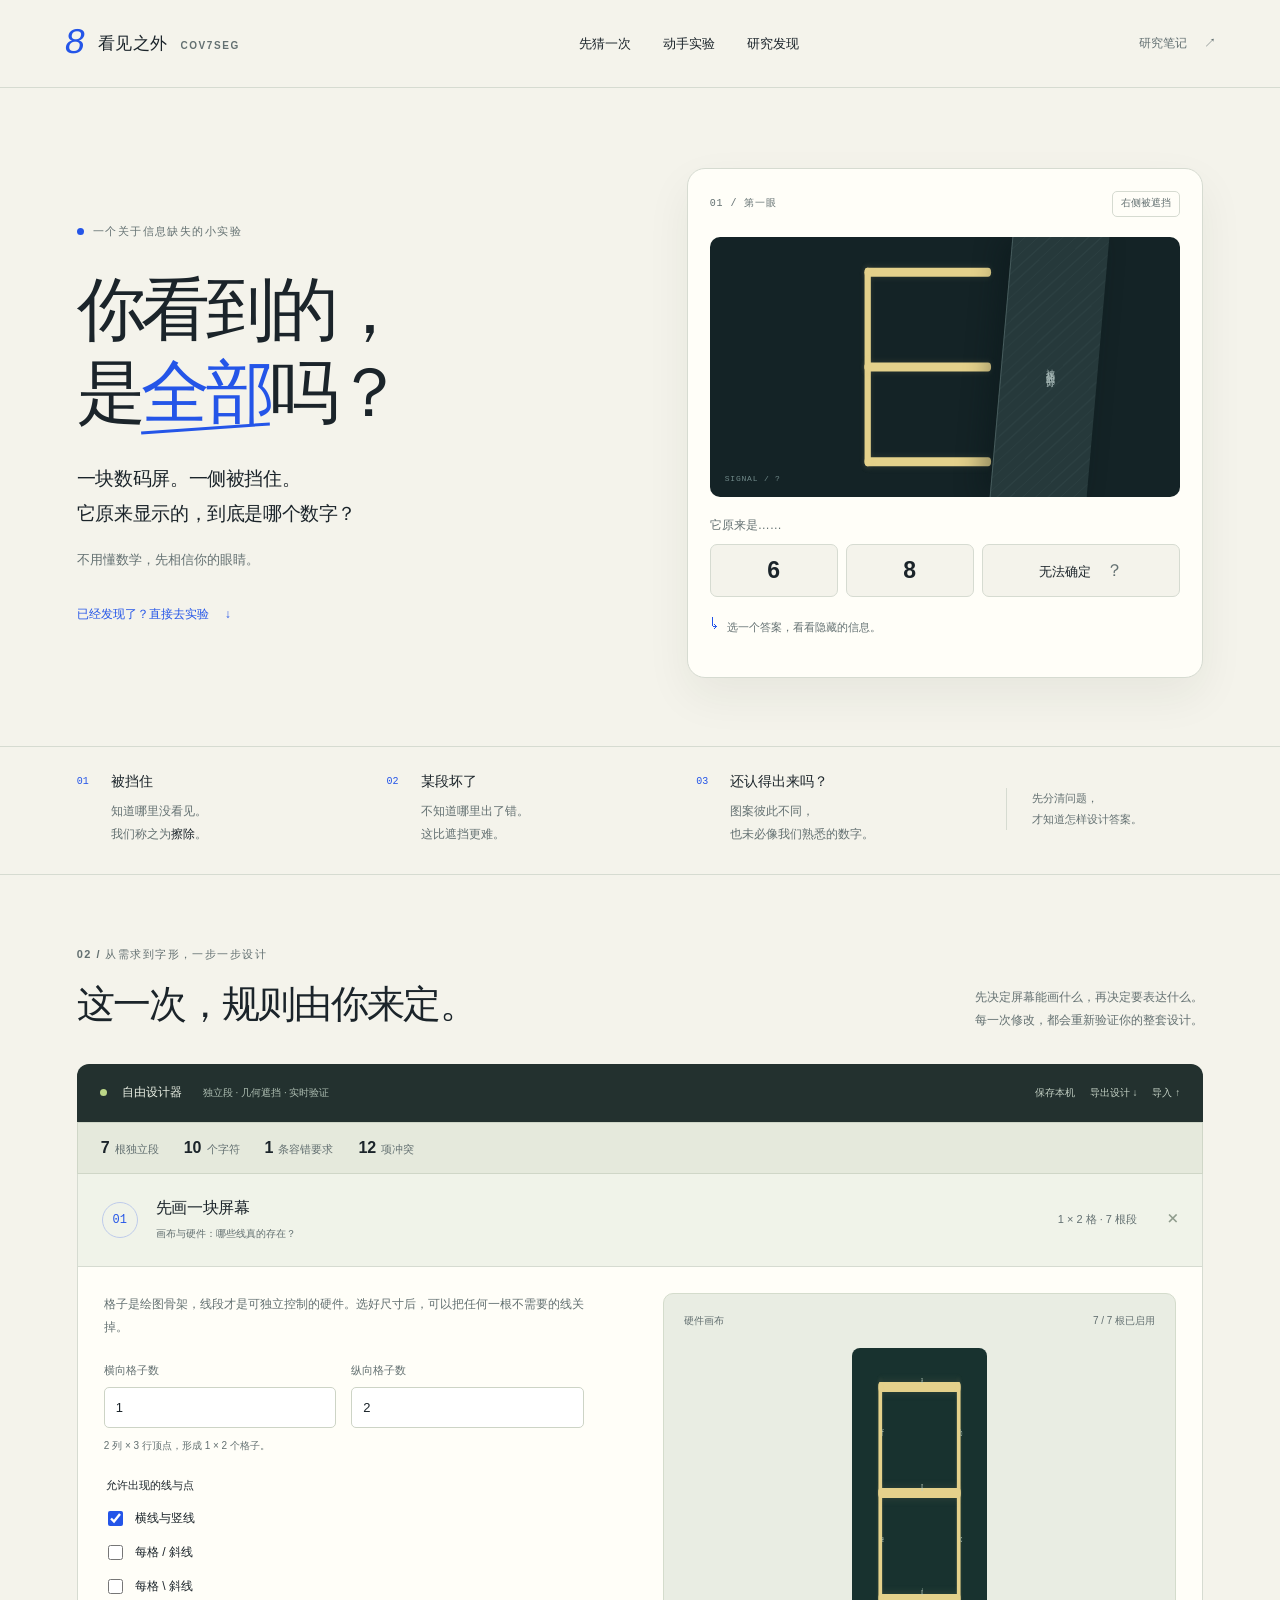
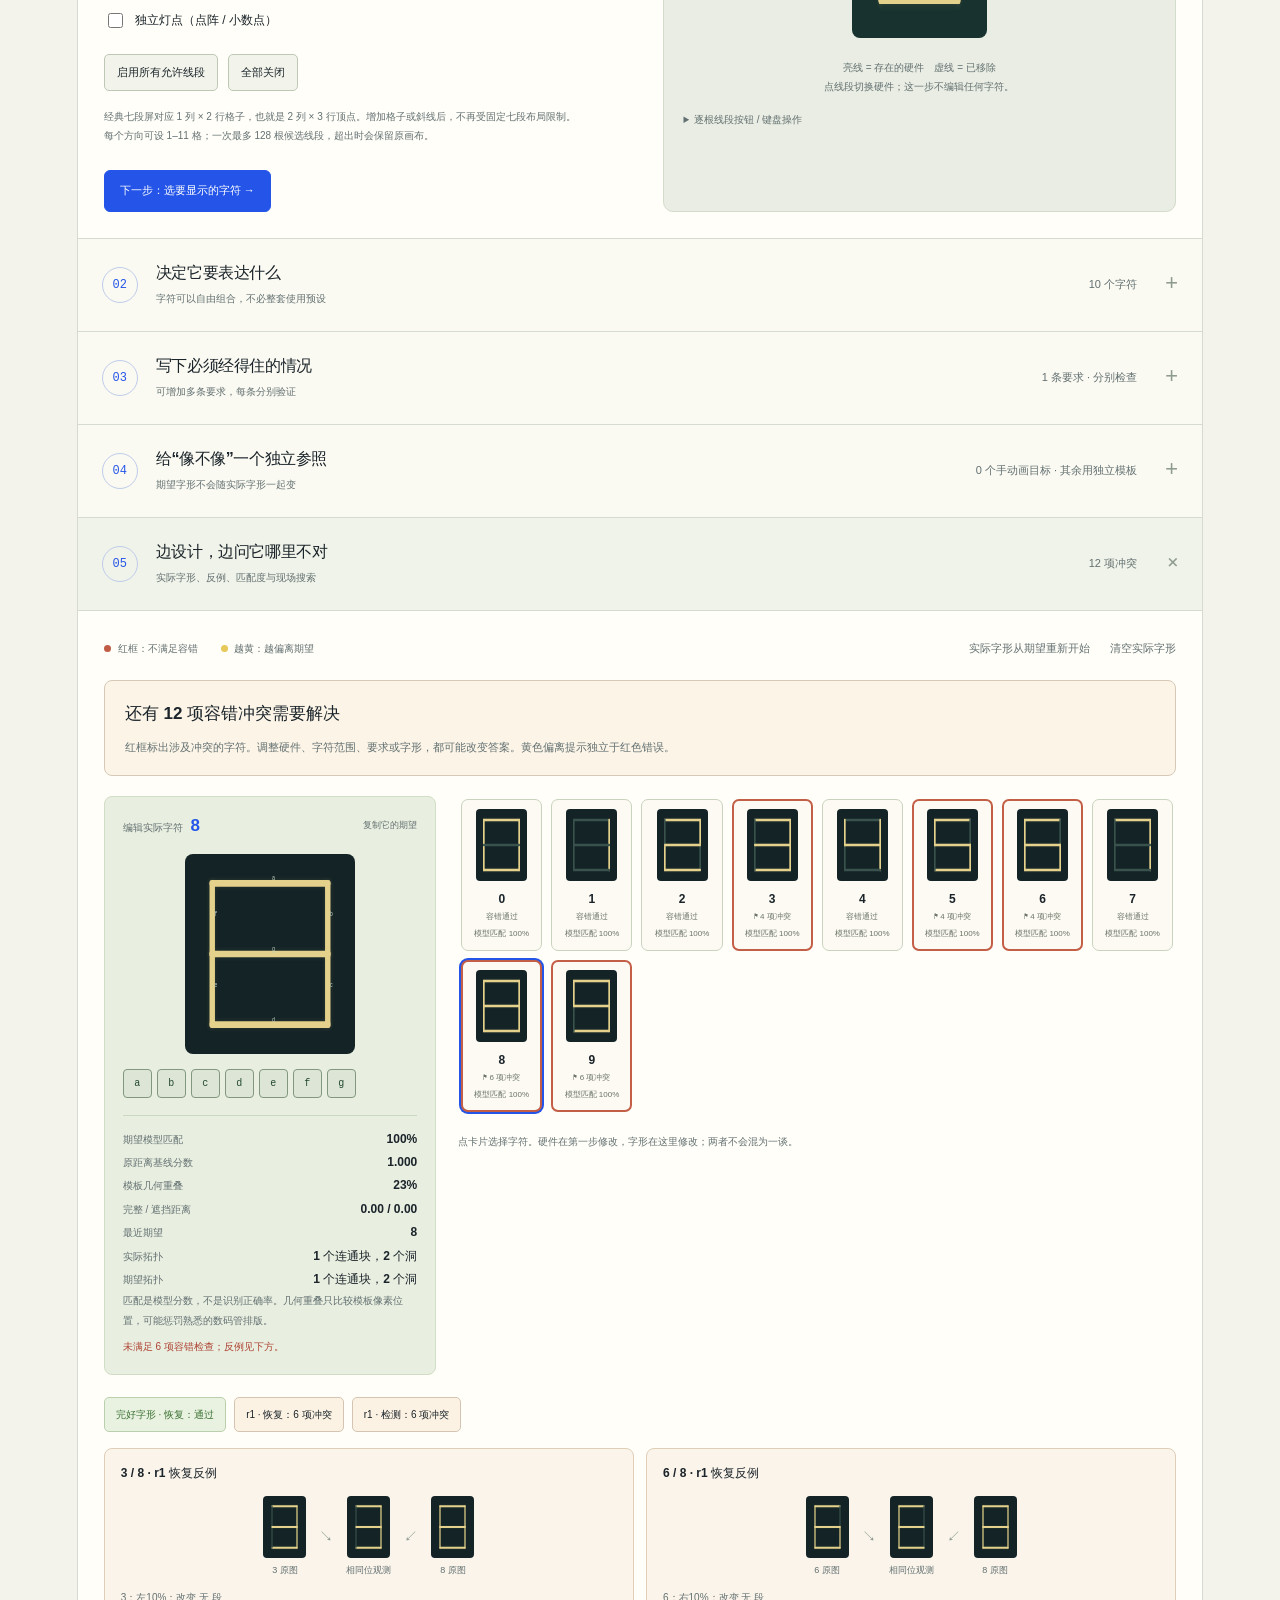
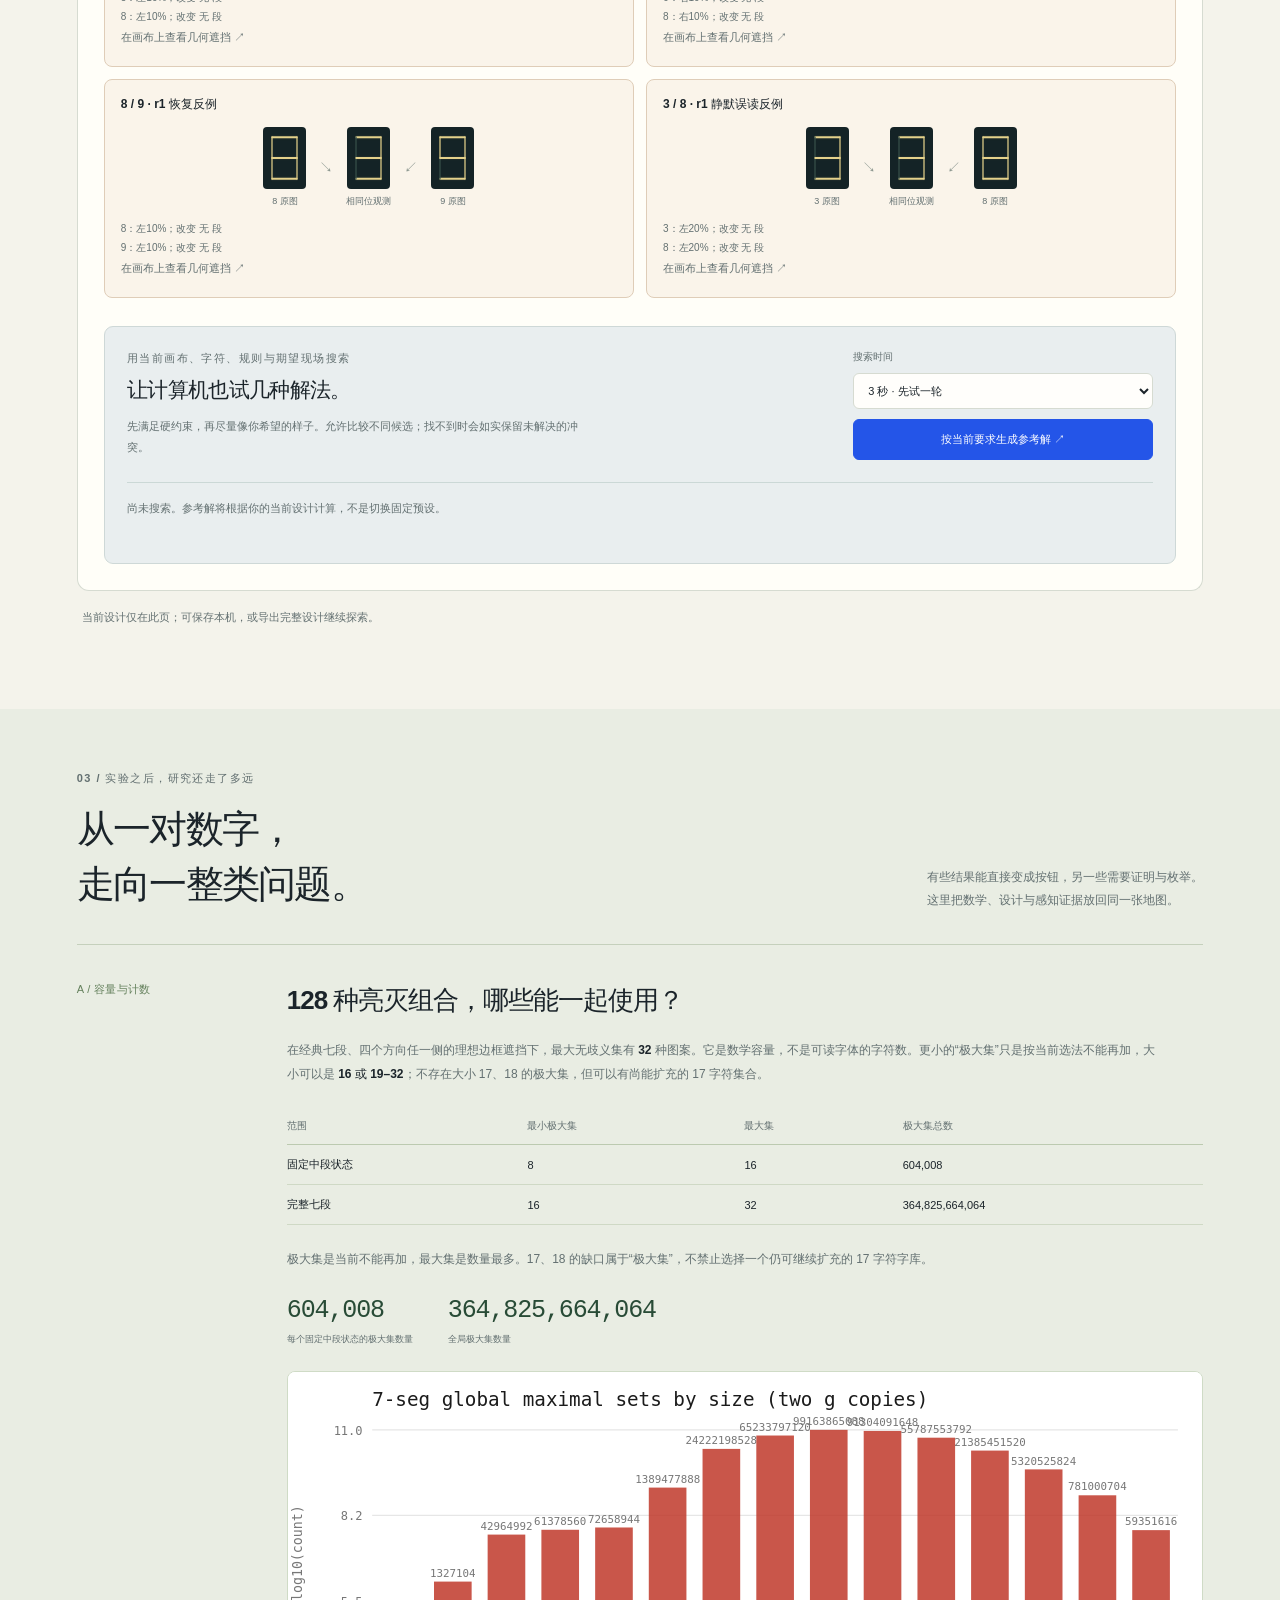
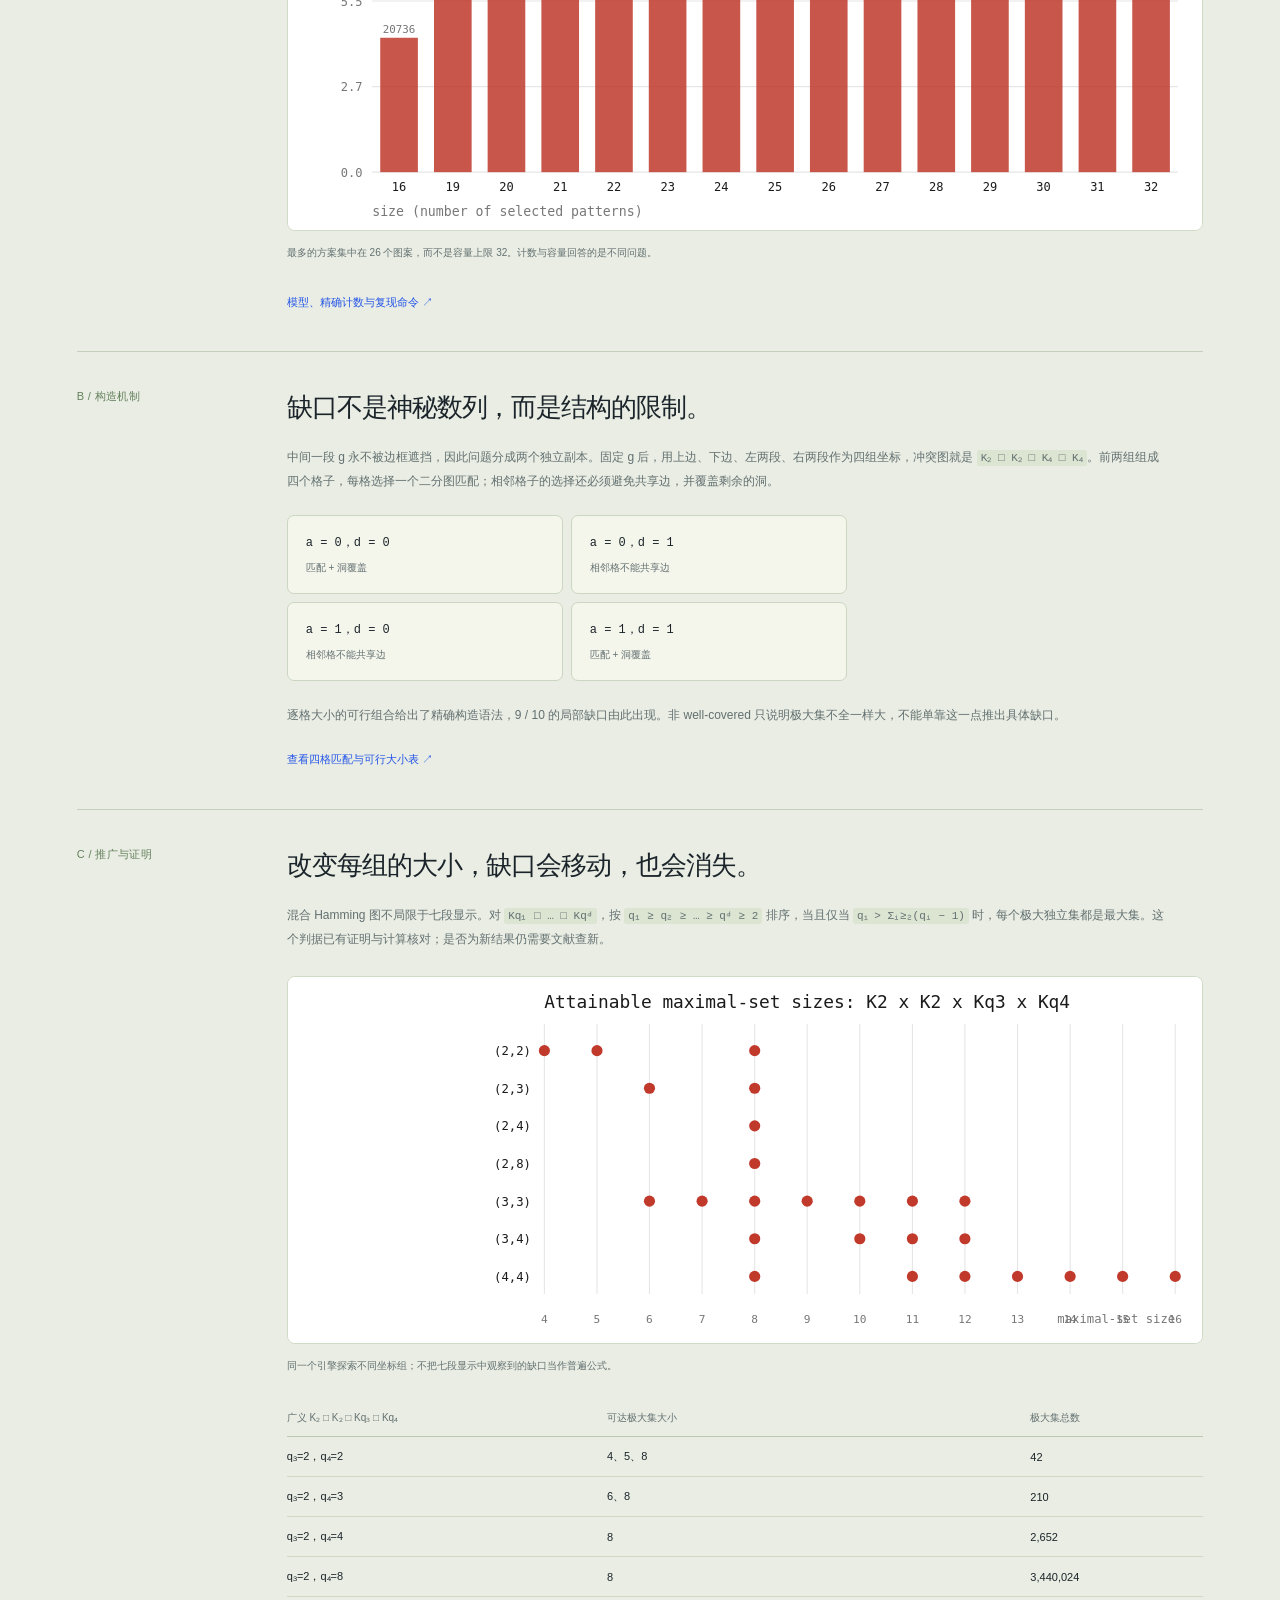
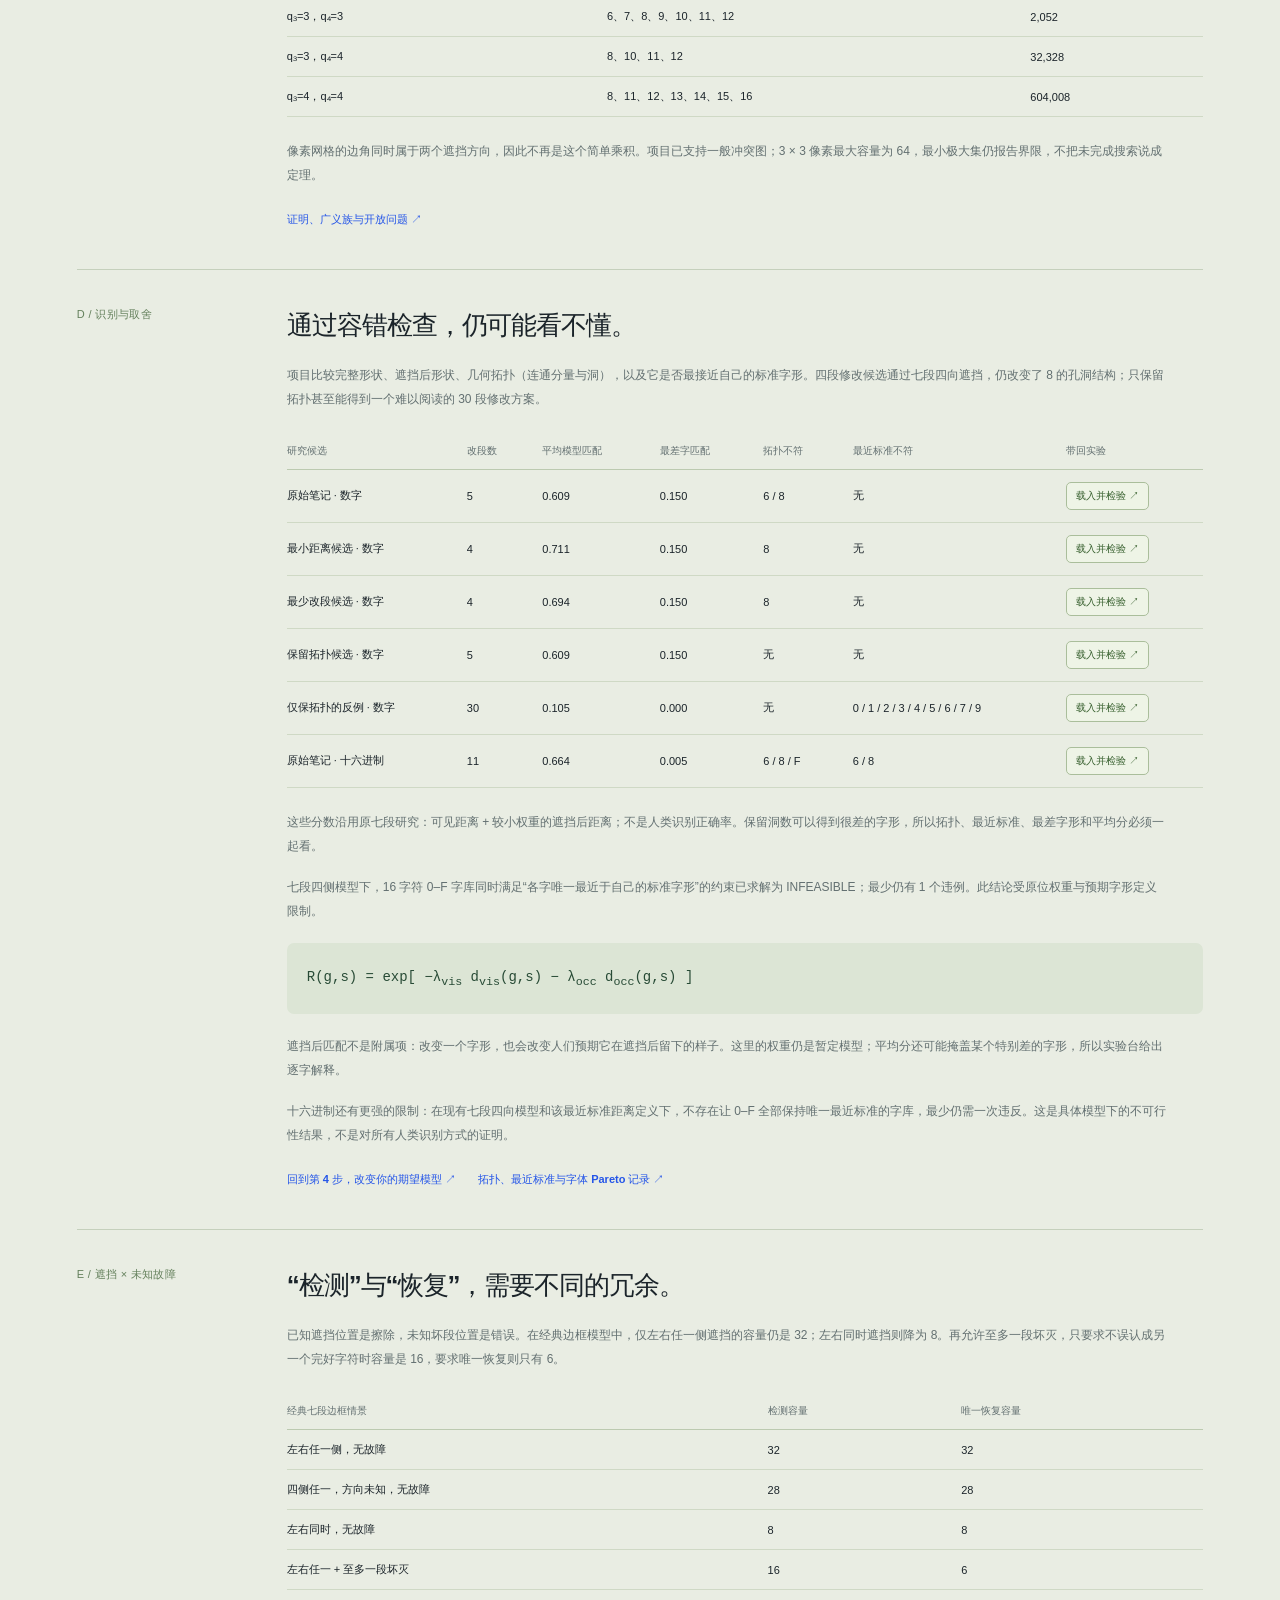
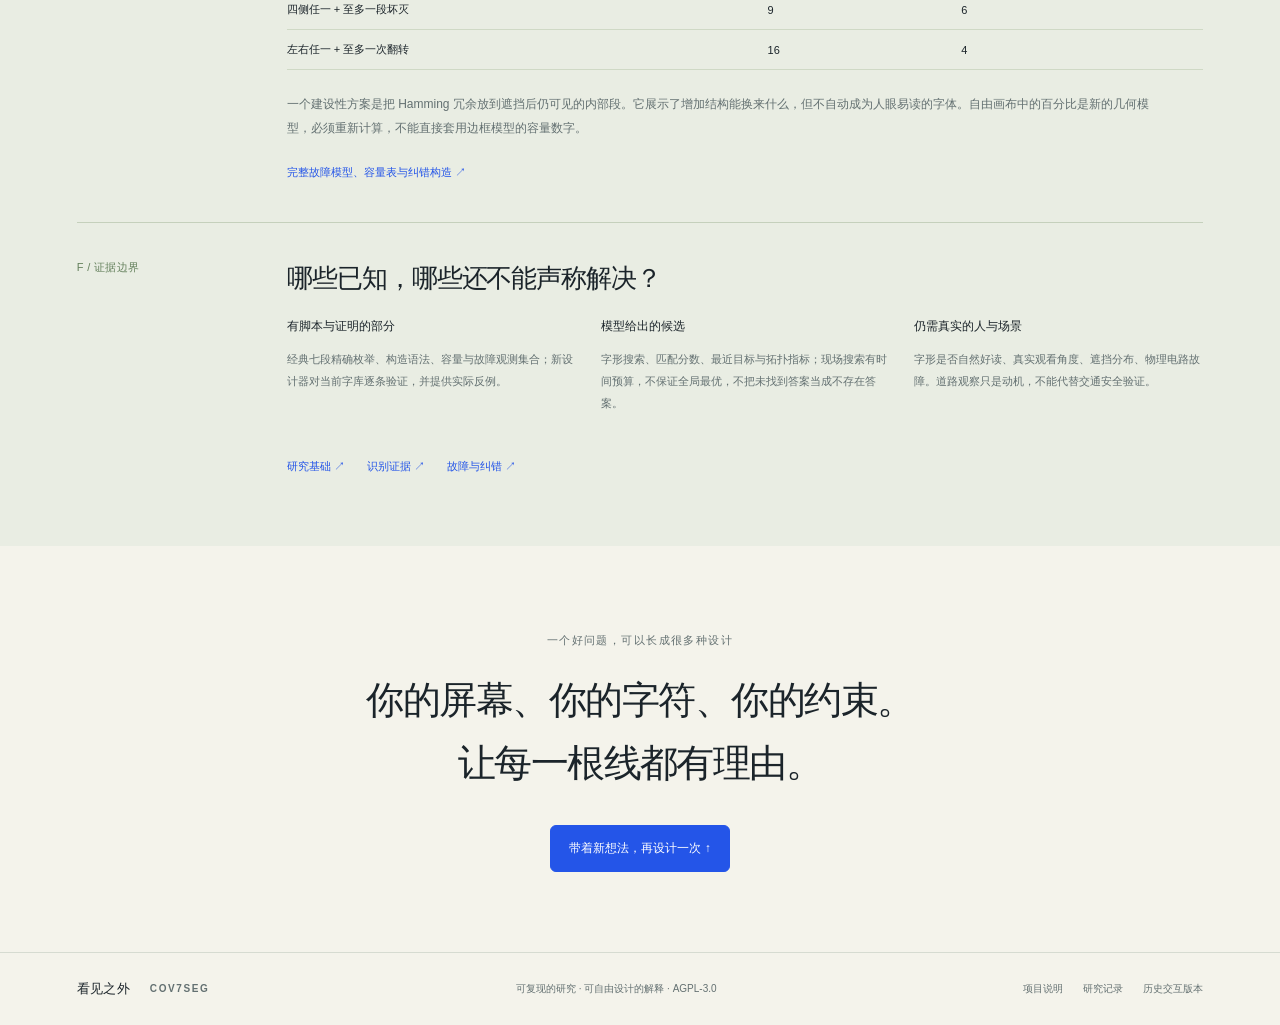
<file: index.html>
<!doctype html>
<html lang="zh-CN">
<head>
  <meta charset="utf-8"><meta name="viewport" content="width=device-width, initial-scale=1">
  <meta name="description" content="亲手探索数码管的遮挡、坏段与纠错。猜一次、改一笔，再用精确验证发现字形背后的信息。">
  <meta name="theme-color" content="#f4f3eb"><title>看见之外 · cov7seg 交互研究室</title>
  <link rel="stylesheet" href="lab/experience.css">
  <link rel="stylesheet" href="lab/designer-ui.css">
</head>
<body>
  <a class="skip" href="#main">跳到内容</a>
  <header class="site-header">
    <a href="#" class="brand" aria-label="看见之外，首页"><span class="brand-icon" aria-hidden="true">8</span><span>看见之外 <small>COV7SEG</small></span></a>
    <nav aria-label="主要导航"><a href="#first-look">先猜一次</a><a href="#workshop">动手实验</a><a href="#findings">研究发现</a></nav>
    <a class="header-link" href="docs/CHANNELS.md">研究笔记 <span aria-hidden="true">↗</span></a>
  </header>
  <main id="main">
    <section class="hero section-shell" id="first-look" aria-labelledby="hero-title">
      <div class="hero-copy"><p class="eyebrow"><span class="live-dot"></span> 一个关于信息缺失的小实验</p>
        <h1 id="hero-title">你看到的，<br>是<span class="outline-word">全部</span>吗？</h1>
        <p class="lead">一块数码屏。一侧被挡住。<br>它原来显示的，到底是哪个数字？</p>
        <p class="hero-invite">不用懂数学，先相信你的眼睛。</p>
        <a class="quiet-link" href="#workshop">已经发现了？直接去实验 <span aria-hidden="true">↓</span></a>
      </div>
      <div class="first-experiment">
        <div class="experiment-top"><span>01 / 第一眼</span><span class="stage-label">右侧被遮挡</span></div>
        <div class="hero-screen"><div id="intro-glyph" class="intro-glyph"></div><div class="occluder" aria-hidden="true"><span>被挡住的部分</span></div><span class="screen-mark">SIGNAL / ?</span></div>
        <div class="guess-panel"><p>它原来是……</p><div class="guess-choices" role="group" aria-label="猜测原数字"><button data-guess="6">6</button><button data-guess="8">8</button><button data-guess="unknown">无法确定 <span>？</span></button></div></div>
        <div id="intro-feedback" class="intro-feedback" aria-live="polite"><span class="mini-arrow">↳</span> 选一个答案，看看隐藏的信息。</div>
        <button id="intro-reveal" class="text-button" hidden>移开遮挡，看看原因 <span aria-hidden="true">↗</span></button>
      </div>
      <div id="intro-explanation" class="intro-explanation" hidden>
        <div class="reveal-pair"><figure><div id="reveal-six"></div><figcaption>原来是 6</figcaption></figure><span>或</span><figure><div id="reveal-eight"></div><figcaption>原来是 8</figcaption></figure><span class="reveal-arrow">→</span><figure><div id="reveal-same"></div><figcaption>右侧被遮后，一模一样</figcaption></figure></div>
        <div><p class="eyebrow">问题出在信息，而不是你的眼睛</p><h2>两个答案，都说得通。</h2><p>标准的 6 和 8 只差右上方的一段。遮住右边，这个区别就消失了。再聪明的解码器，也不能凭空找回已经丢失的信息。</p><a class="button primary" href="#workshop" id="intro-to-challenge">能不能改一笔，让它们不同？ <span aria-hidden="true">↓</span></a></div>
      </div>
    </section>
    <section class="concept-strip section-shell" aria-label="三种不同的问题">
      <div><span class="concept-number">01</span><h2>被挡住</h2><p>知道哪里没看见。<br>我们称之为<strong>擦除</strong>。</p></div>
      <div><span class="concept-number">02</span><h2>某段坏了</h2><p>不知道哪里出了错。<br>这比遮挡更难。</p></div>
      <div><span class="concept-number">03</span><h2>还认得出来吗？</h2><p>图案彼此不同，<br>也未必像我们熟悉的数字。</p></div>
      <p class="strip-note">先分清问题，<br>才知道怎样设计答案。</p>
    </section>
    <section class="designer-section section-shell" id="workshop" aria-labelledby="designer-title">
      <div class="section-heading"><div><p class="eyebrow">02 / 从需求到字形，一步一步设计</p><h2 id="designer-title">这一次，规则由你来定。</h2></div><p>先决定屏幕能画什么，再决定要表达什么。<br>每一次修改，都会重新验证你的整套设计。</p></div>
      <div class="designer-toolbar"><div><span class="live-dot"></span> 自由设计器 <small>独立段 · 几何遮挡 · 实时验证</small></div><div><button id="d-save" class="text-button">保存本机</button><button id="d-export" class="text-button">导出设计 ↓</button><button id="d-import" class="text-button">导入 ↑</button><button id="d-restore" class="text-button" hidden>恢复保存</button><input id="d-file" type="file" accept=".json,application/json" hidden></div></div>
      <div class="design-overview" id="d-overview" aria-live="polite"></div>
      <div class="designer-flow">
        <details class="designer-step" id="step-layout" open><summary><span class="step-number">01</span><span class="step-heading"><strong>先画一块屏幕</strong><small>画布与硬件：哪些线真的存在？</small></span><span id="layout-summary" class="step-summary"></span><span class="step-expand">+</span></summary>
          <div class="step-body hardware-layout"><div class="step-settings"><p class="step-explain">格子是绘图骨架，线段才是可独立控制的硬件。选好尺寸后，可以把任何一根不需要的线关掉。</p>
            <div class="field-pair"><label>横向格子数<input id="d-cols" type="number" min="1" max="11" step="1" value="1"></label><label>纵向格子数<input id="d-rows" type="number" min="1" max="11" step="1" value="2"></label></div><p id="grid-meaning" class="fine-print"></p>
            <fieldset class="line-choices"><legend>允许出现的线与点</legend><label><input id="d-orthogonal" type="checkbox" checked> 横线与竖线</label><label><input id="d-forward" type="checkbox"> 每格 / 斜线</label><label><input id="d-back" type="checkbox"> 每格 \ 斜线</label><label><input id="d-points" type="checkbox"> 独立灯点（点阵 / 小数点）</label></fieldset>
            <div class="hardware-actions"><button id="d-enable-all" class="small-button">启用所有允许线段</button><button id="d-disable-all" class="small-button">全部关闭</button></div><p class="fine-print">经典七段屏对应 1 列 × 2 行格子，也就是 2 列 × 3 行顶点。增加格子或斜线后，不再受固定七段布局限制。每个方向可设 1–11 格；一次最多 128 根候选线段，超出时会保留原画布。</p>
            <button class="button primary next-step" data-next="step-characters">下一步：选要显示的字符 →</button></div><div class="hardware-canvas-wrap"><div class="canvas-label"><span>硬件画布</span><span id="hardware-count"></span></div><div id="hardware-canvas" class="hardware-canvas"></div><p class="canvas-caption">亮线 = 存在的硬件　虚线 = 已移除<br>点线段切换硬件；这一步不编辑任何字符。</p><details class="segment-fallback"><summary>逐根线段按钮 / 键盘操作</summary><div id="hardware-segments" class="segment-controls"></div></details></div></div>
        </details>
        <details class="designer-step" id="step-characters"><summary><span class="step-number">02</span><span class="step-heading"><strong>决定它要表达什么</strong><small>字符可以自由组合，不必整套使用预设</small></span><span id="characters-summary" class="step-summary"></span><span class="step-expand">+</span></summary>
          <div class="step-body"><p class="step-explain">预设只是把字符加入备选池。点选单个字符，决定这一版字库究竟需要哪些；也可以加入自己的符号。</p><div class="charset-presets" role="group" aria-label="添加字符预设"><button data-add-charset="digits">+ 数字 0–9</button><button data-add-charset="scientific">+ − E .</button><button data-add-charset="hex">+ 十六进制</button><button data-add-charset="upper">+ 大写字母</button><button data-add-charset="lower">+ 小写字母</button><button data-add-charset="base64">+ Base64</button></div>
            <div class="custom-characters"><label>加入自定义字符<input id="d-custom-chars" placeholder="例如：℃ % Ω，或 0 1 2 A B"></label><button id="d-add-chars" class="small-button">加入备选池</button><label class="inline-check"><input id="d-case-insensitive" type="checkbox"> 不区分英文字母大小写（a / A 合并）</label></div><div class="character-tools"><span>本版包含：</span><button id="d-select-all" class="text-button">全选</button><button id="d-select-none" class="text-button">全不选</button></div><div id="character-pool" class="character-pool" role="group" aria-label="逐个选择需要的字符"></div><p id="character-message" class="fine-print"></p><button class="button primary next-step" data-next="step-rules">下一步：定义容错要求 →</button>
          </div>
        </details>
        <details class="designer-step" id="step-rules"><summary><span class="step-number">03</span><span class="step-heading"><strong>写下必须经得住的情况</strong><small>可增加多条要求，每条分别验证</small></span><span id="rules-summary" class="step-summary"></span><span class="step-expand">+</span></summary>
          <div class="step-body"><p class="step-explain">“能恢复”比“不会静默误读”更严格。你可以要求浅遮挡时唯一恢复，遮得更深时至少能发现异常；四个方向的深度可以各不相同。</p><div class="rules-explainer"><span><strong>恢复阈值</strong>：在这个深度以内，知道原字符是谁。</span><span><strong>检测阈值</strong>：在这个深度以内，不悄悄变成别的完好字符。</span></div><div id="rule-list" class="rule-list"></div><button id="d-add-rule" class="small-button">+ 再加一条容错要求</button>
            <details class="model-boundaries"><summary>百分比、未知坏段和“检测”的具体含义</summary><p>线宽按 0 处理，绘图留白不计入比例。0% 不遮挡；只要大于 0，最外侧边就不可见；50% 时恰在中线上的段也不可见，遮挡包含前沿边界。百分比表示从所选边缘向内伸入的画布宽度 / 高度，不表示事件发生概率。几何上真实裁切线段；只有整段完全不可见时才擦除其信息位，残留任意非零长度仍按可分辨处理。可在反例中查看几何残留。故障预算是“至多 N 个独立发光段”，可填 0 到当前启用的段数，包括零故障，位置未知；未建模真实公共引脚及电路级联。故障在本来不亮或已被遮住的段上可能不可察觉，所以“检测”只保证不误读成另一个完好字符。</p><p>所有启用规则都必须满足。一次验证检查段位模型中的临界观测，而非随机取样；超出计算预算会显示“未完成”，不会当作通过。</p></details><button class="button primary next-step" data-next="step-expectation">下一步：定义希望它长什么样 →</button>
          </div>
        </details>
        <details class="designer-step" id="step-expectation"><summary><span class="step-number">04</span><span class="step-heading"><strong>给“像不像”一个独立参照</strong><small>期望字形不会随实际字形一起变</small></span><span id="expectation-summary" class="step-summary"></span><span class="step-expand">+</span></summary>
          <div class="step-body"><p class="step-explain">没有碰撞的图案，可能已经不像数字。我们用独立字形模板生成期望形状；你也可以单独编辑目标，再让实际字形尽量接近它。</p>
            <div class="expectation-grid"><div><div class="field-pair"><label>查看字符<select id="target-character"></select></label><label>期望来源<select id="target-source"><option value="independent">独立字形模板</option><option value="custom">我单独画的目标</option></select></label></div><div class="target-canvas-row"><div id="target-canvas" class="target-canvas"></div><div><p class="fine-print">点目标画布里的线段，只改变这个字符的期望。实际字形保持不变。</p><button id="d-reset-target" class="text-button">恢复独立模板目标</button><button id="d-target-from-current" class="text-button">明确设为当前实际字形的目标</button></div></div><div id="target-segments" class="segment-controls"></div></div><div class="model-weights"><label>完整字形距离 λ<sub>vis</sub><input id="d-lambda-visible" type="range" min="0" max="3" step="0.1" value="1"><output id="lambda-visible-value">1.0</output></label><label>遮挡后期望距离 λ<sub>occ</sub><input id="d-lambda-occluded" type="range" min="0" max="3" step="0.1" value="0.3"><output id="lambda-occluded-value">0.3</output></label><label>拓扑差异权重<input id="d-topology-weight" type="range" min="0" max="2" step="0.1" value="0.2"><output id="topology-weight-value">0.2</output></label><label>最近期望字形约束权重<input id="d-nearest-weight" type="range" min="0" max="2" step="0.1" value="0.2"><output id="nearest-weight-value">0.2</output></label><details class="segment-weight-details"><summary>每根线段的重要程度</summary><div id="segment-weights" class="segment-weight-grid"></div></details></div></div><p class="fine-print">这些权重是设计模型，不是测量出的人类正确率。黄色表示偏离期望，不等于用户一定认错；最接近哪个目标、连通分量与洞的变化都会在最后一步分开解释。</p><button class="button primary next-step" data-next="step-result">下一步：检查并生成参考解 →</button>
          </div>
        </details>
        <details class="designer-step" id="step-result" open><summary><span class="step-number">05</span><span class="step-heading"><strong>边设计，边问它哪里不对</strong><small>实际字形、反例、匹配度与现场搜索</small></span><span id="result-summary" class="step-summary"></span><span class="step-expand">+</span></summary>
          <div class="step-body result-body"><div class="result-toolbar"><div><span class="legend-dot red"></span> 红框：不满足容错　<span class="legend-dot yellow"></span> 越黄：越偏离期望</div><div><button id="d-start-from-targets" class="text-button">实际字形从期望重新开始</button><button id="d-reset-actual" class="text-button">清空实际字形</button></div></div><div id="d-verdict" class="designer-verdict" aria-live="polite"></div><div class="actual-editor-layout"><div class="actual-workbench"><div class="canvas-label"><span>编辑实际字符 <strong id="actual-label">8</strong></span><button id="d-copy-target" class="text-button">复制它的期望</button></div><div id="actual-canvas" class="actual-canvas"></div><div id="actual-segments" class="segment-controls"></div><div id="glyph-detail" class="glyph-detail"></div></div><div class="actual-gallery-wrap"><div id="actual-gallery" class="actual-gallery" role="group" aria-label="每个字符的验证状态"></div><p class="fine-print">点卡片选择字符。硬件在第一步修改，字形在这里修改；两者不会混为一谈。</p></div></div><div id="rule-results" class="rule-results"></div><div id="designer-witnesses" class="designer-witnesses"></div>
            <div class="search-workbench"><div><p class="eyebrow">用当前画布、字符、规则与期望现场搜索</p><h3>让计算机也试几种解法。</h3><p>先满足硬约束，再尽量像你希望的样子。允许比较不同候选；找不到时会如实保留未解决的冲突。</p></div><div class="search-controls"><label>搜索时间<select id="d-search-budget"><option value="3000">3 秒 · 先试一轮</option><option value="10000">10 秒 · 多试一些</option><option value="30000">30 秒 · 继续探索</option></select></label><button id="d-search" class="button primary">按当前要求生成参考解 ↗</button><button id="d-cancel-search" class="small-button" hidden>停止搜索</button></div><p id="search-progress" role="status">尚未搜索。参考解将根据你的当前设计计算，不是切换固定预设。</p><div id="search-candidates" class="search-candidates"></div></div>
          </div>
        </details>
      </div><p id="designer-status" class="designer-status" role="status">当前设计仅在此页；可保存本机，或导出完整设计继续探索。</p>
    </section>
    <section class="research-library section-shell" id="findings" aria-labelledby="research-title"><div class="section-heading"><div><p class="eyebrow">03 / 实验之后，研究还走了多远</p><h2 id="research-title">从一对数字，<br>走向一整类问题。</h2></div><p>有些结果能直接变成按钮，另一些需要证明与枚举。<br>这里把数学、设计与感知证据放回同一张地图。</p></div><div id="research-library">
      <article class="research-chapter"><div class="chapter-number">A / 容量与计数</div><div><h3>128 种亮灭组合，哪些能一起使用？</h3><p>在经典七段、四个方向任一侧的理想边框遮挡下，最大无歧义集有 <strong>32</strong> 种图案。它是数学容量，不是可读字体的字符数。更小的“极大集”只是按当前选法不能再加，大小可以是 <strong>16 或 19–32</strong>；不存在大小 17、18 的极大集，但可以有尚能扩充的 17 字符集合。</p><div id="archive-counts"></div><div class="research-stat-row"><div><strong>604,008</strong><span>每个固定中段状态的极大集数量</span></div><div><strong>364,825,664,064</strong><span>全局极大集数量</span></div></div><figure class="research-figure"><img src="foundation/plots/sevenseg_global_counts.svg" alt="七段显示全局极大集按大小的精确计数分布，峰值在26"><figcaption>最多的方案集中在 26 个图案，而不是容量上限 32。计数与容量回答的是不同问题。</figcaption></figure><a href="docs/FOUNDATION.md" class="quiet-link">模型、精确计数与复现命令 ↗</a></div></article>
      <article class="research-chapter"><div class="chapter-number">B / 构造机制</div><div><h3>缺口不是神秘数列，而是结构的限制。</h3><p>中间一段 g 永不被边框遮挡，因此问题分成两个独立副本。固定 g 后，用上边、下边、左两段、右两段作为四组坐标，冲突图就是 <code>K₂ □ K₂ □ K₄ □ K₄</code>。前两组组成四个格子，每格选择一个二分图匹配；相邻格子的选择还必须避免共享边，并覆盖剩余的洞。</p><div class="construction-grid"><div><strong>a = 0，d = 0</strong><span>匹配 + 洞覆盖</span></div><div><strong>a = 0，d = 1</strong><span>相邻格不能共享边</span></div><div><strong>a = 1，d = 0</strong><span>相邻格不能共享边</span></div><div><strong>a = 1，d = 1</strong><span>匹配 + 洞覆盖</span></div></div><p>逐格大小的可行组合给出了精确构造语法，9 / 10 的局部缺口由此出现。非 well-covered 只说明极大集不全一样大，不能单靠这一点推出具体缺口。</p><a href="docs/FOUNDATION.md" class="quiet-link">查看四格匹配与可行大小表 ↗</a></div></article>
      <article class="research-chapter"><div class="chapter-number">C / 推广与证明</div><div><h3>改变每组的大小，缺口会移动，也会消失。</h3><p>混合 Hamming 图不局限于七段显示。对 <code>Kq₁ □ … □ Kqᵈ</code>，按 <code>q₁ ≥ q₂ ≥ … ≥ qᵈ ≥ 2</code> 排序，当且仅当 <code>q₁ &gt; Σᵢ≥₂(qᵢ − 1)</code> 时，每个极大独立集都是最大集。这个判据已有证明与计算核对；是否为新结果仍需要文献查新。</p><figure class="research-figure"><img src="foundation/plots/family_existence.svg" alt="推广混合Hamming族的可达极大集大小，显示缺口移动或消失"><figcaption>同一个引擎探索不同坐标组；不把七段显示中观察到的缺口当作普遍公式。</figcaption></figure><div id="archive-families"></div><p>像素网格的边角同时属于两个遮挡方向，因此不再是这个简单乘积。项目已支持一般冲突图；3 × 3 像素最大容量为 64，最小极大集仍报告界限，不把未完成搜索说成定理。</p><a href="docs/FOUNDATION.md" class="quiet-link">证明、广义族与开放问题 ↗</a></div></article>
      <article class="research-chapter"><div class="chapter-number">D / 识别与取舍</div><div><h3>通过容错检查，仍可能看不懂。</h3><p>项目比较完整形状、遮挡后形状、几何拓扑（连通分量与洞），以及它是否最接近自己的标准字形。四段修改候选通过七段四向遮挡，仍改变了 8 的孔洞结构；只保留拓扑甚至能得到一个难以阅读的 30 段修改方案。</p><div id="archive-fonts"></div><div class="recognition-formula">R(g,s) = exp[ −λ<sub>vis</sub> d<sub>vis</sub>(g,s) − λ<sub>occ</sub> d<sub>occ</sub>(g,s) ]</div><p>遮挡后匹配不是附属项：改变一个字形，也会改变人们预期它在遮挡后留下的样子。这里的权重仍是暂定模型；平均分还可能掩盖某个特别差的字形，所以实验台给出逐字解释。</p><p>十六进制还有更强的限制：在现有七段四向模型和该最近标准距离定义下，不存在让 0–F 全部保持唯一最近标准的字库，最少仍需一次违反。这是具体模型下的不可行性结果，不是对所有人类识别方式的证明。</p><button id="study-expectations" class="quiet-link">回到第 4 步，改变你的期望模型 ↗</button><a href="docs/RECOGNITION.md" class="quiet-link">拓扑、最近标准与字体 Pareto 记录 ↗</a></div></article>
      <article class="research-chapter"><div class="chapter-number">E / 遮挡 × 未知故障</div><div><h3>“检测”与“恢复”，需要不同的冗余。</h3><p>已知遮挡位置是擦除，未知坏段位置是错误。在经典边框模型中，仅左右任一侧遮挡的容量仍是 32；左右同时遮挡则降为 8。再允许至多一段坏灭，只要求不误认成另一个完好字符时容量是 16，要求唯一恢复则只有 6。</p><div id="archive-channel-table"></div><p>一个建设性方案是把 Hamming 冗余放到遮挡后仍可见的内部段。它展示了增加结构能换来什么，但不自动成为人眼易读的字体。自由画布中的百分比是新的几何模型，必须重新计算，不能直接套用边框模型的容量数字。</p><a href="docs/CHANNELS.md" class="quiet-link">完整故障模型、容量表与纠错构造 ↗</a></div></article>
      <article class="research-chapter"><div class="chapter-number">F / 证据边界</div><div><h3>哪些已知，哪些还不能声称解决？</h3><div class="research-evidence-grid"><div><h4>有脚本与证明的部分</h4><p>经典七段精确枚举、构造语法、容量与故障观测集合；新设计器对当前字库逐条验证，并提供实际反例。</p></div><div><h4>模型给出的候选</h4><p>字形搜索、匹配分数、最近目标与拓扑指标；现场搜索有时间预算，不保证全局最优，不把未找到答案当成不存在答案。</p></div><div><h4>仍需真实的人与场景</h4><p>字形是否自然好读、真实观看角度、遮挡分布、物理电路故障。道路观察只是动机，不能代替交通安全验证。</p></div></div><a href="docs/FOUNDATION.md" class="quiet-link">研究基础 ↗</a><a href="docs/RECOGNITION.md" class="quiet-link">识别证据 ↗</a><a href="docs/CHANNELS.md" class="quiet-link">故障与纠错 ↗</a></div></article>
    </div></section>
    <section class="closing section-shell"><p class="eyebrow">一个好问题，可以长成很多种设计</p><h2>你的屏幕、你的字符、你的约束。<br>让每一根线都有理由。</h2><a class="button primary" href="#workshop">带着新想法，再设计一次 ↑</a></section>
  </main>
  <footer class="site-footer section-shell"><div class="brand">看见之外 <small>COV7SEG</small></div><p>可复现的研究 · 可自由设计的解释 · AGPL-3.0</p><div><a href="README.md">项目说明</a><a href="docs/CHANNELS.md">研究记录</a><a href="workshop-v1.html">历史交互版本</a></div></footer>
  <noscript><p class="noscript">设计器需要 JavaScript。研究结果仍可在本页与项目笔记中阅读。</p></noscript>
<script src="lab/data.js"></script><script src="lab/core.js"></script><script src="lab/expectations.js"></script><script src="lab/designer-core.js"></script><script src="lab/designer-ui.js"></script><script src="lab/archive-data.js"></script><script src="lab/archive-ui.js"></script>
</body></html>
</file>
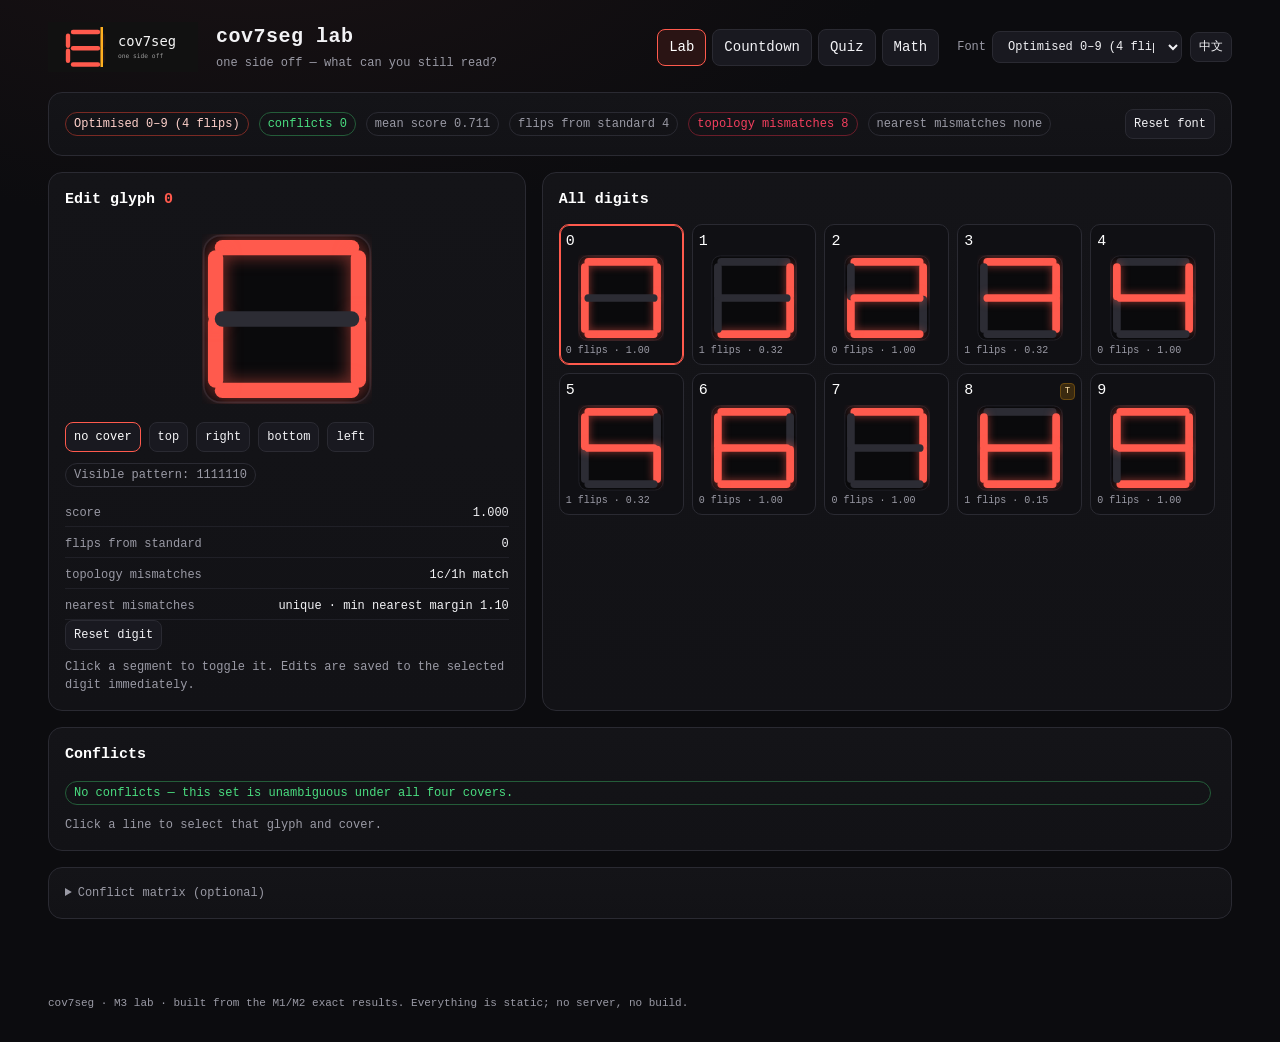
<file: legacy.html>
<!doctype html>
<html lang="en">
<head>
<meta charset="utf-8">
<meta name="viewport" content="width=device-width, initial-scale=1">
<title>cov7seg lab — one side off</title>
<style>
  :root{
    --bg:#0c0c0f; --panel:#141418; --panel2:#191920; --line:#2a2a32;
    --ink:#f2f2f5; --muted:#9a9aa5; --accent:#ff5a4d; --amber:#ffb020;
    --green:#4ade80; --red:#f43f5e; --blue:#60a5fa;
  }
  *{box-sizing:border-box}
  body{
    margin:0; background:radial-gradient(1200px 600px at 20% -10%, #1a1214 0, var(--bg) 55%);
    color:var(--ink); font-family:ui-monospace,SFMono-Regular,Menlo,Consolas,monospace;
    font-size:14px; line-height:1.5;
  }
  header{display:flex; align-items:center; gap:18px; padding:22px clamp(16px,4vw,48px) 10px; flex-wrap:wrap}
  .logo{width:150px; height:50px; display:block}
  h1{font-size:20px; margin:0; letter-spacing:.5px}
  .sub{margin:2px 0 0; color:var(--muted); font-size:12px}
  .tabs{display:flex; gap:6px; flex-wrap:wrap; margin-left:auto}
  .header-controls{display:flex; gap:8px; align-items:center}
  .control{display:flex; align-items:center; gap:6px; color:var(--muted); font-size:12px}
  .control select{max-width:190px}
  .tabs button, button, select{
    font:inherit; color:var(--ink); background:var(--panel2); border:1px solid var(--line);
    border-radius:8px; padding:7px 11px; cursor:pointer;
  }
  .tabs button.active, button.active, button:hover, select:hover{border-color:var(--accent); color:#fff}
  .tabs button.active{background:#2a1414}
  button.small{padding:5px 8px; font-size:12px}
  button:disabled{opacity:.45; cursor:default}
  main{padding:10px clamp(16px,4vw,48px) 60px; max-width:1280px; margin:0 auto}
  .tab{display:none}
  .tab.active{display:block}
  .panel{
    background:linear-gradient(180deg,var(--panel),#121216); border:1px solid var(--line);
    border-radius:14px; padding:16px; margin-bottom:16px;
  }
  h2{font-size:15px; margin:0 0 12px; color:#fff}
  h3{font-size:12px; margin:16px 0 8px; color:var(--muted); text-transform:uppercase; letter-spacing:1px}
  .grid{display:grid; grid-template-columns:minmax(300px,1fr) minmax(320px,1.15fr); gap:16px}
  .lab-grid{grid-template-columns:minmax(300px,.9fr) minmax(340px,1.3fr)}
  .grid.two{grid-template-columns:1fr 1fr}
  @media (max-width:860px){.grid,.grid.two,.lab-grid{grid-template-columns:1fr}}
  .row{display:flex; gap:8px; align-items:center; flex-wrap:wrap}
  .summary-panel{display:flex; gap:12px; align-items:center; justify-content:space-between; flex-wrap:wrap}
  .summary-chips{display:flex; gap:6px; flex-wrap:wrap}
  .display{display:flex; gap:18px; justify-content:center; align-items:center; min-height:190px}
  .glyph{width:170px; height:170px; display:block}
  .glyph.big{width:190px; height:190px}
  .glyph-bg{fill:#0a0a0c; stroke:#24242b; stroke-width:1}
  .seg{stroke-width:9; stroke-linecap:round; fill:none; transition:stroke .12s}
  .seg.on{stroke:var(--accent); filter:drop-shadow(0 0 5px rgba(255,90,77,.55))}
  .seg.off{stroke:#2c2c34}
  .seg.hidden{stroke:#4a3a20; opacity:.35}
  .seg.covered{stroke:#22222a; opacity:.3}
  .seg.conflict{stroke:var(--red); stroke-width:10; stroke-dasharray:4 3; filter:drop-shadow(0 0 6px rgba(244,63,94,.8))}
  .seg.clickable{cursor:pointer; pointer-events:stroke}
  .seg.clickable:hover{stroke-width:12}
  .hint{color:var(--muted); font-size:12px; margin:8px 0 0}
  .chip{display:inline-block; padding:2px 8px; border:1px solid var(--line); border-radius:999px; font-size:12px; margin:3px 4px 3px 0; color:var(--muted)}
  .chip.ok{color:var(--green); border-color:#245c39}
  .chip.warn{color:var(--red); border-color:#6b1d2a}
  .chip.hint{color:var(--muted)}
  .chip.accent{color:#ffd1cb; border-color:#7a2a24}
  .scorecard{display:grid; gap:4px; margin-top:10px}
  .kv{display:flex; justify-content:space-between; gap:12px; border-bottom:1px solid #202027; padding:4px 0; font-size:12px}
  .kv span:first-child{color:var(--muted)}
  .kv .bad{color:var(--red)}
  .accent{color:var(--accent)}
  .gallery{display:grid; grid-template-columns:repeat(auto-fill,minmax(104px,1fr)); gap:8px}
  .digit-card{
    text-align:left; padding:6px; border-radius:10px; border:1px solid var(--line);
    background:#101014; cursor:pointer; position:relative; font:inherit; color:var(--ink);
  }
  .digit-card:hover{border-color:#5a2a24}
  .digit-card.selected{border-color:var(--accent); box-shadow:0 0 0 1px var(--accent) inset}
  .digit-card-head{display:flex; align-items:center; justify-content:space-between; gap:4px}
  .digit-card-label{font-size:15px; color:#fff}
  .digit-card .mini .glyph{width:86px; height:86px; margin:2px auto}
  .digit-meta{font-size:10px; color:var(--muted); margin-top:2px}
  .badges{display:flex; gap:3px; flex-wrap:wrap}
  .badge{display:inline-block; padding:0 4px; border-radius:4px; font-size:9px; line-height:15px; border:1px solid var(--line); color:var(--muted)}
  .badge.red{color:#ffd7dd; background:#54121d; border-color:#7a1d2c}
  .badge.amber{color:#ffe1a8; background:#3a2a10; border-color:#6b4a10}
  .conflict-list{display:grid; gap:5px}
  .conflict-line{
    text-align:left; font-size:12px; background:#18181d; border:1px solid var(--line);
    border-radius:8px; padding:6px 9px; cursor:pointer; color:var(--ink);
  }
  .conflict-line:hover{border-color:var(--red)}
  details.panel summary{cursor:pointer; color:var(--muted); font-size:12px}
  details.panel[open] summary{color:#fff; margin-bottom:10px}
  #lab-matrix{overflow:auto}
  .matrix{border-collapse:collapse; margin-top:6px}
  .matrix th{font-size:10px; color:var(--muted); font-weight:400; padding:2px 4px}
  .matrix td{width:24px; height:24px; text-align:center; border:1px solid #22222a; font-size:9px; color:var(--muted)}
  .matrix td.diag{color:#33333c}
  .matrix td.conflict{background:#54121d; color:#ffd7dd; cursor:pointer; border-color:#7a1d2c}
  .matrix td.conflict:hover{background:#7a1d2c}
  .cd-stage{position:relative; min-height:300px; display:flex; align-items:center; justify-content:center; margin:8px 0}
  .cd-digit{display:flex; justify-content:center}
  #cd-display{gap:26px}
  .leaf{
    position:absolute; z-index:5; border-radius:55% 12% 55% 12%;
    background:radial-gradient(circle at 30% 30%, #7bd88f, #2b6b3a 60%, #173a20);
    border:1px solid #9be6a8; box-shadow:0 8px 22px rgba(0,0,0,.55);
    cursor:grab; touch-action:none; transition:width .12s, height .12s;
  }
  .leaf.dragging{cursor:grabbing}
  .leaf::after{content:""; position:absolute; inset:10% 42% 10% 42%; background:#0d2a15; opacity:.5; border-radius:50%}
  .choices{display:flex; gap:8px; flex-wrap:wrap; margin-top:12px}
  .choice{min-width:44px; font-size:16px; padding:10px 12px}
  .feedback{margin-top:10px; min-height:28px}
  #quiz-stats{overflow:auto}
  .stats-table{border-collapse:collapse; margin-top:10px; font-size:12px}
  .stats-table th,.stats-table td{border:1px solid #24242b; padding:3px 10px; text-align:right}
  .stats-table th{color:var(--muted); font-weight:400}
  .stats-table td:first-child,.stats-table th:first-child{text-align:left}
  .matrix-lite td{min-width:18px; font-size:10px; text-align:center}
  .matrix-lite td.diag{color:var(--green); background:#112318}
  .readings{min-height:30px; margin-top:8px}
  .math-table{border-collapse:collapse; margin:10px 0; font-size:12px; width:100%}
  .math-table th,.math-table td{border:1px solid #24242b; padding:4px 10px; text-align:left}
  .math-table th{color:var(--muted); font-weight:400; width:34%}
  .plots{display:flex; gap:16px; flex-wrap:wrap; margin-top:12px}
  .plots figure{flex:1 1 320px; margin:0}
  .plots img{width:100%; background:#fff; border-radius:10px; border:1px solid var(--line)}
  .plots figcaption{color:var(--muted); font-size:11px; margin-top:6px}
  footer{color:var(--muted); font-size:11px; padding:0 clamp(16px,4vw,48px) 30px; max-width:1280px; margin:0 auto}
  a{color:var(--blue)}
</style>
</head>
<body>
<header>
  <img class="logo" src="assets/logo.svg" alt="cov7seg">
  <div>
    <h1 data-i18n="header.title">cov7seg lab</h1>
    <p class="sub" data-i18n="header.sub">one side off — what can you still read?</p>
  </div>
  <nav class="tabs">
    <button data-tab="lab" class="active" data-i18n="nav.lab">Lab</button>
    <button data-tab="countdown" data-i18n="nav.countdown">Countdown</button>
    <button data-tab="quiz" data-i18n="nav.quiz">Quiz</button>
    <button data-tab="math" data-i18n="nav.math">Math</button>
  </nav>
  <div class="header-controls">
    <label class="control"><span data-i18n="global.font">Font</span><select id="global-font"></select></label>
    <button id="lang-switch" class="small">中文</button>
  </div>
</header>

<main>
  <!-- ------------------------------------------------------------ LAB -->
  <section id="tab-lab" class="tab active">
    <div class="panel summary-panel">
      <div id="lab-summary" class="summary-chips"></div>
      <button id="lab-reset-font" class="small" data-i18n="lab.resetFont">Reset font</button>
    </div>
    <div class="grid lab-grid">
      <div class="panel">
        <h2><span data-i18n="lab.editor">Edit glyph</span> <span id="lab-selected-label" class="accent">0</span></h2>
        <div id="lab-display" class="display"></div>
        <div id="lab-covers" class="row" style="margin-top:8px"></div>
        <div id="lab-readings" class="readings"></div>
        <div id="lab-glyph-score" class="scorecard"></div>
        <button id="lab-reset-digit" class="small" data-i18n="lab.resetDigit">Reset digit</button>
        <p class="hint" data-i18n="lab.hint">Click a segment to toggle it. Edits are saved to the selected digit immediately.</p>
      </div>
      <div class="panel">
        <h2 data-i18n="lab.gallery">All digits</h2>
        <div id="lab-gallery" class="gallery"></div>
      </div>
    </div>
    <div class="panel">
      <h2 data-i18n="lab.conflicts">Conflicts</h2>
      <div id="lab-conflicts" class="conflict-list"></div>
      <p class="hint" data-i18n="lab.conflictHint">Click a line to select that glyph and cover.</p>
    </div>
    <details class="panel">
      <summary data-i18n="lab.matrixSummary">Conflict matrix (optional)</summary>
      <div id="lab-matrix"></div>
    </details>
  </section>

  <!-- ------------------------------------------------------ COUNTDOWN -->
  <section id="tab-countdown" class="tab">
    <div class="panel">
      <div class="row">
        <button id="cd-start" data-i18n="cd.start">Start</button>
        <button id="cd-reset" data-i18n="cd.reset">Reset</button>
        <span id="cd-font-name" class="chip"></span>
      </div>
      <div id="cd-stage" class="cd-stage">
        <div id="cd-display" class="display" style="min-height:0"></div>
        <div id="cd-leaf" class="leaf" data-i18n-title="cd.leafTitle" title="Drag me to a side"></div>
      </div>
      <div id="cd-cover-label" class="hint"></div>
      <div class="grid two" style="margin-top:12px">
        <div class="panel" style="margin:0">
          <h3 data-i18n="cd.tens">Tens</h3>
          <div id="cd-tens" class="readings"></div>
        </div>
        <div class="panel" style="margin:0">
          <h3 data-i18n="cd.ones">Ones</h3>
          <div id="cd-ones" class="readings"></div>
        </div>
      </div>
      <p class="hint" data-i18n="cd.hint">Drag the leaf to a side. The covered side is hidden on both digits; the lists show every digit that could still be read.</p>
    </div>
  </section>

  <!-- ------------------------------------------------------------ QUIZ -->
  <section id="tab-quiz" class="tab">
    <div class="panel">
      <div class="row">
        <button id="quiz-export" class="small" data-i18n="quiz.export">Export JSON</button>
        <button id="quiz-reset" class="small" data-i18n="quiz.clear">Clear data</button>
        <span id="quiz-cover" class="chip"></span>
      </div>
      <div id="quiz-display" class="display"></div>
      <div id="quiz-choices" class="choices"></div>
      <div id="quiz-feedback" class="feedback"></div>
      <div id="quiz-stats"></div>
      <p class="hint" data-i18n="quiz.hint">Answer; the next glyph appears automatically. Responses are stored in localStorage; export the JSON to fit the weights.</p>
    </div>
  </section>

  <!-- ------------------------------------------------------------ MATH -->
  <section id="tab-math" class="tab">
    <div class="panel">
      <h2 data-i18n="math.title">What the foundation found</h2>
      <p data-i18n-html="math.intro">Seven-segment display, four possible one-side covers: top removes <code>a</code>, bottom removes <code>d</code>, left removes <code>e,f</code>, right removes <code>b,c</code>; the middle <code>g</code> is never covered.</p>
      <table class="math-table">
        <tr><th data-i18n="math.max">maximum unambiguous set</th><td>32</td></tr>
        <tr><th data-i18n="math.min">minimum maximal set</th><td>16</td></tr>
        <tr><th data-i18n="math.sizes">attainable maximal sizes</th><td data-i18n="math.sizesVal">16, 19–32 (17 and 18 do not exist)</td></tr>
        <tr><th data-i18n="math.counts">maximal sets per g / globally</th><td>604,008 / 364,825,664,064</td></tr>
        <tr><th data-i18n="math.capacity">character capacity</th><td data-i18n="math.capacityVal">32 (decimal and hex fit; 36-letter alphanumeric and Base64 do not)</td></tr>
        <tr><th data-i18n="math.construction">construction</th><td data-i18n="math.constructionVal">4 cells × a matching of K₄,₄, plus cross-cell disjointness and hole-covering</td></tr>
        <tr><th data-i18n="math.wellcovered">well-covered criterion</th><td>K_{q1} □ … □ K_{qd} is well-covered iff q1 &gt; Σ<sub>i≥2</sub>(q_i − 1)</td></tr>
      </table>
      <p data-i18n-html="math.para">The per-<code>g</code> graph is <code>K₂ □ K₂ □ K₄ □ K₄</code>; the global graph is two disjoint copies because <code>g</code> is never covered. The 9/10 gap is not a periodic sequence: it is the set of feasible cell-size patterns.</p>
      <p data-i18n-html="math.recog">Recognisability uses a geometry-based <code>(components, holes)</code> signature and a nearest-standard / segment-fault check. The source note’s hex font fails the nearest check for 6 and 8; no 16-glyph 0–F nearest-preserving font exists. The optimised decimal candidate changes 1, 3, 5, 8 (4 flips) and is the “Optimised 0–9” preset in the Lab.</p>
      <div class="plots">
        <figure>
          <img src="foundation/plots/sevenseg_global_counts.svg" alt="global counts by size">
          <figcaption data-i18n="math.fig1">Global maximal-set counts by size: peak at 26, not at the maximum 32.</figcaption>
        </figure>
        <figure>
          <img src="foundation/plots/family_existence.svg" alt="family existence">
          <figcaption data-i18n="math.fig2">Attainable maximal sizes for K₂ □ K₂ □ K_q □ K_q: the gap moves and can disappear.</figcaption>
        </figure>
      </div>
      <p class="hint" data-i18n-html="math.notes">Full notes: <a href="docs/FOUNDATION.md">docs/FOUNDATION.md</a> · <a href="docs/RECOGNITION.md">docs/RECOGNITION.md</a> · <a href="docs/0_ROADMAP.md">roadmap</a>.</p>
    </div>
  </section>
</main>

<footer>
  <span data-i18n="footer">cov7seg · M3 lab · built from the M1/M2 exact results. Everything is static; no server, no build.</span>
</footer>

<script src="lab/i18n.js"></script>
<script src="lab/data.js"></script>
<script src="lab/core.js"></script>
<script src="lab/ui.js"></script>
</body>
</html>
</file>
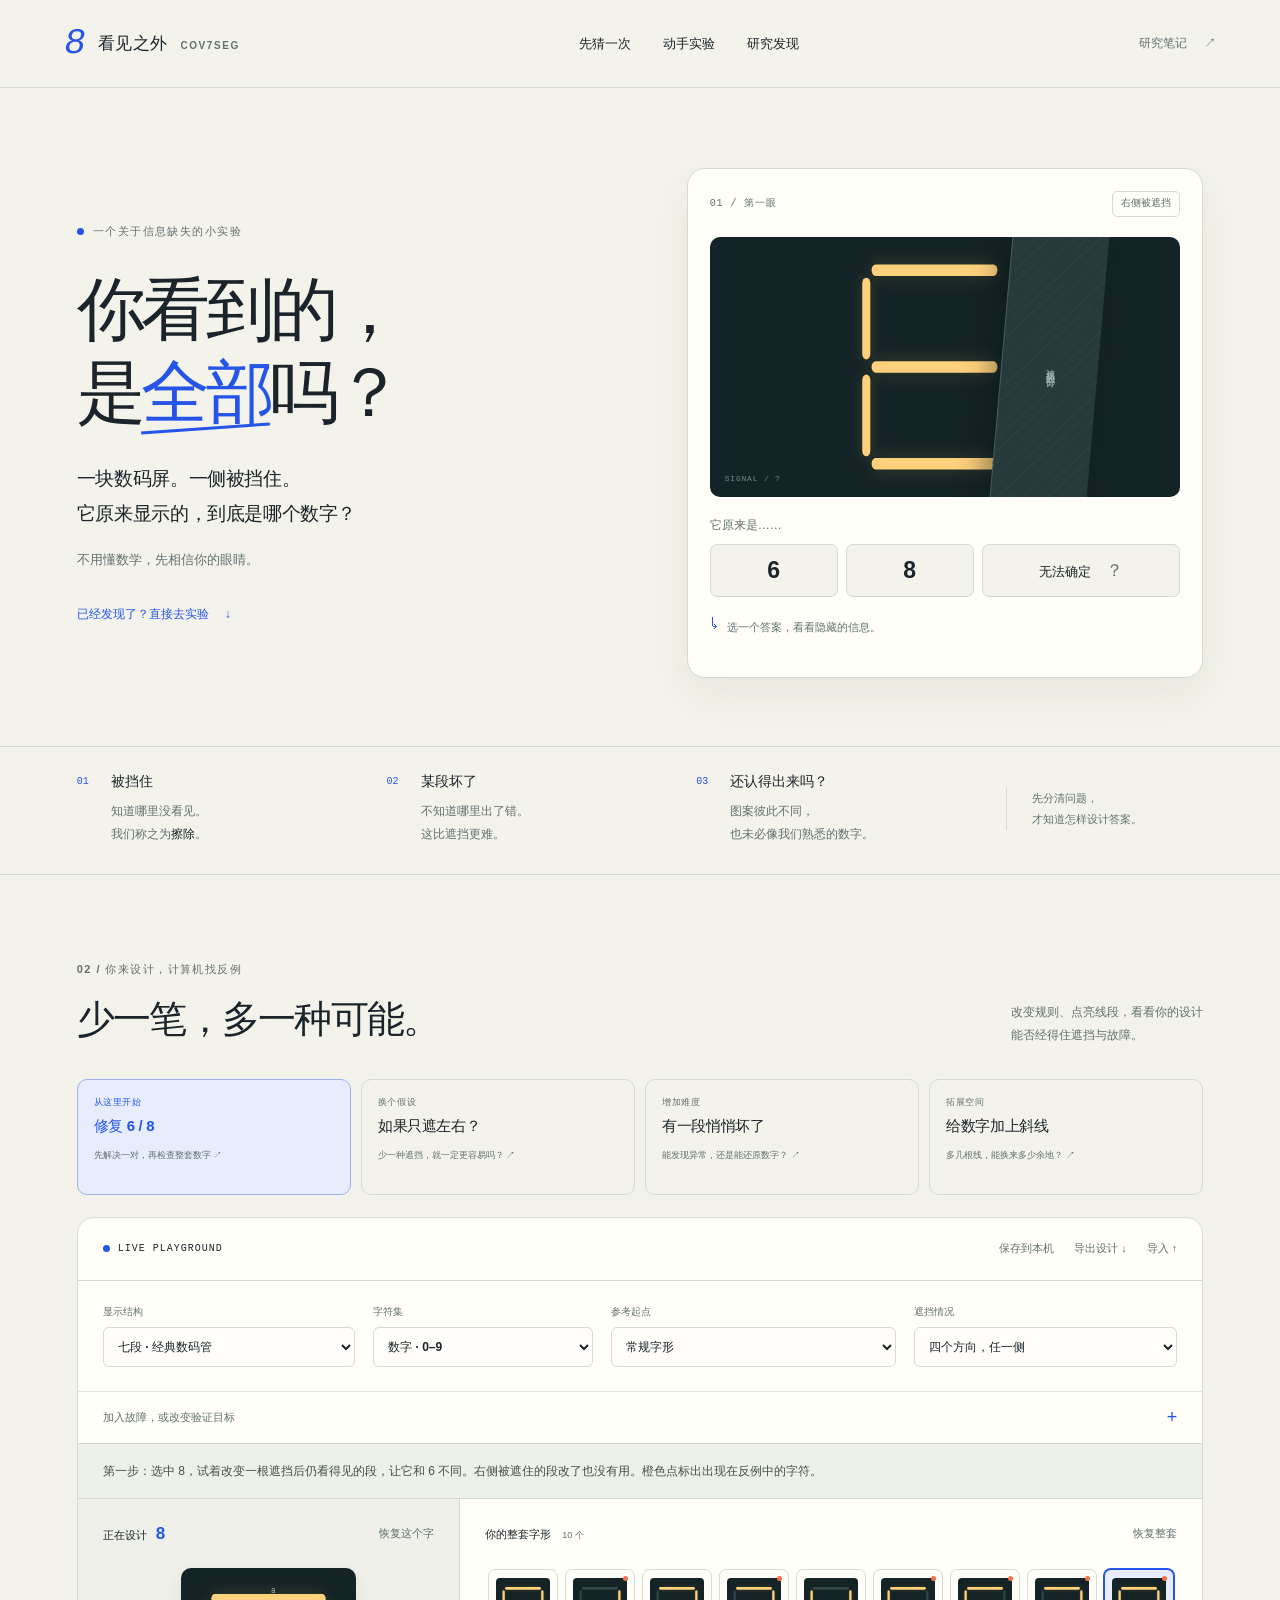
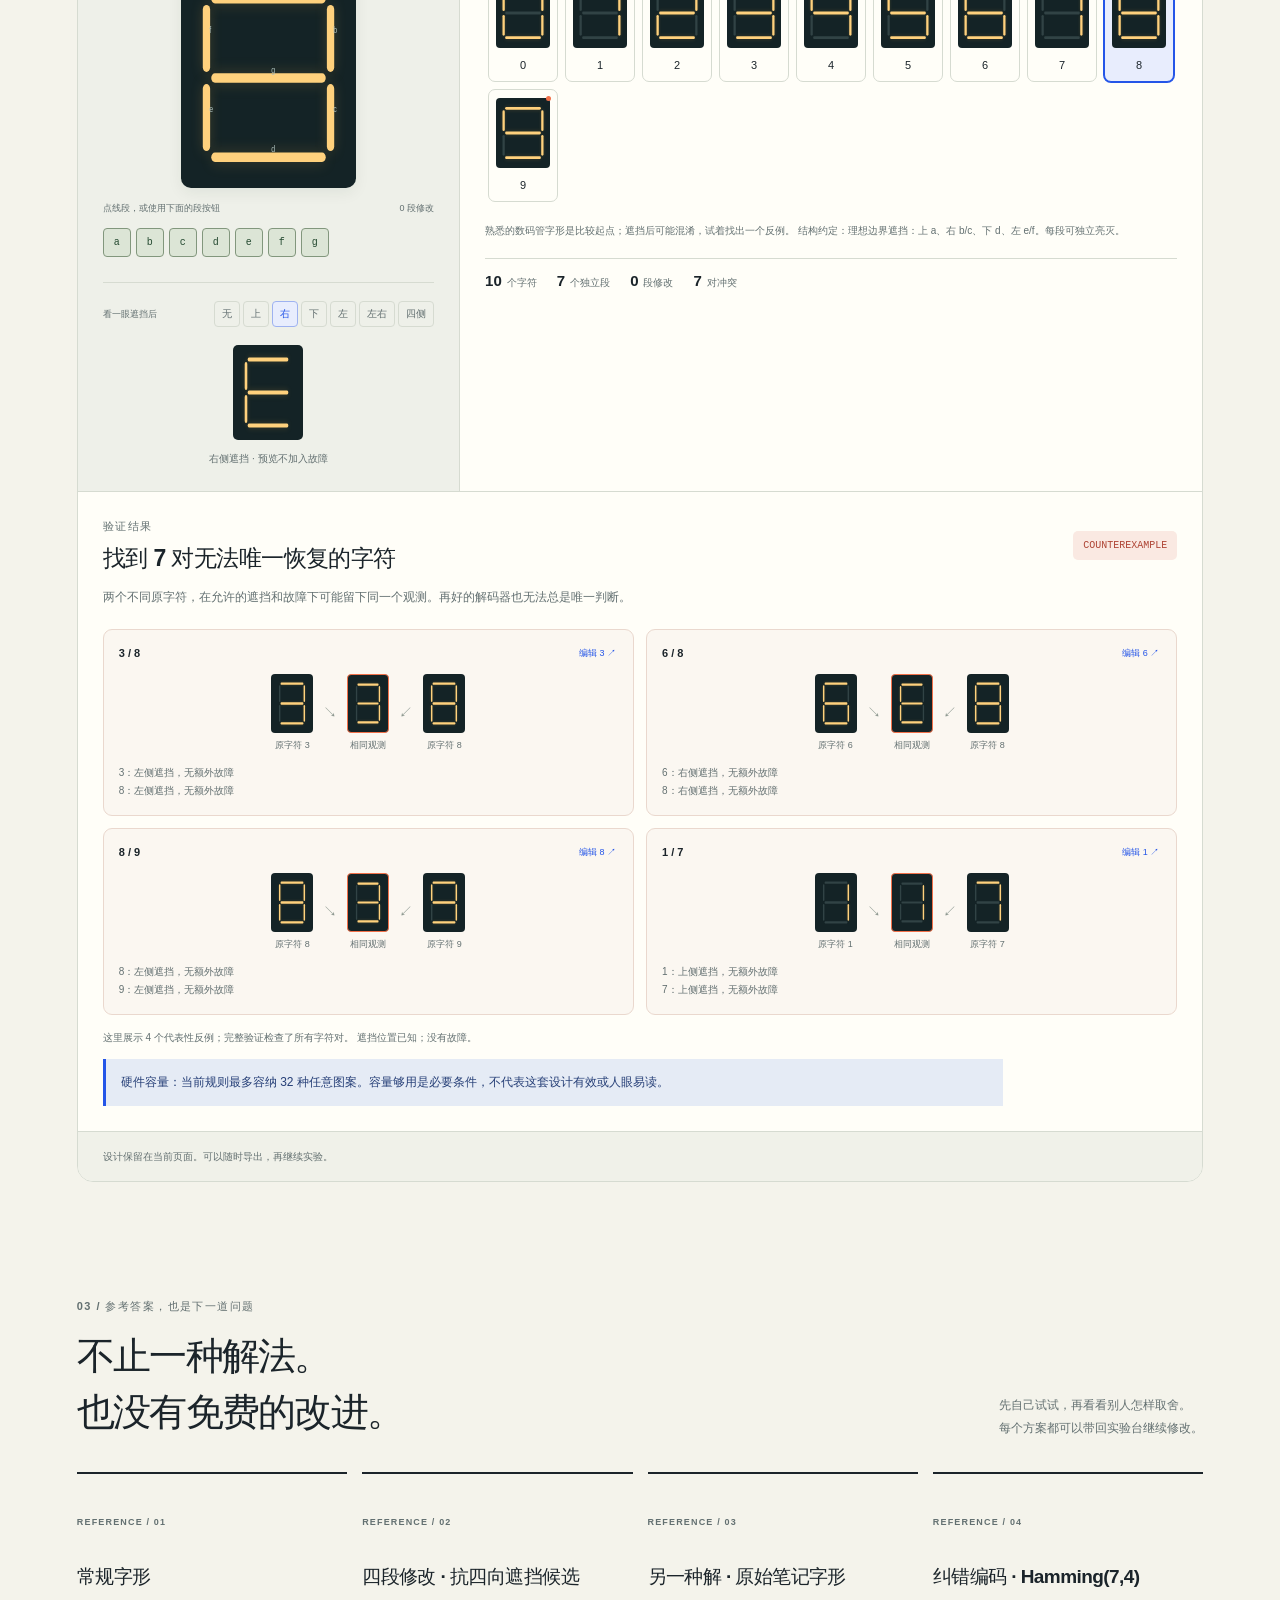
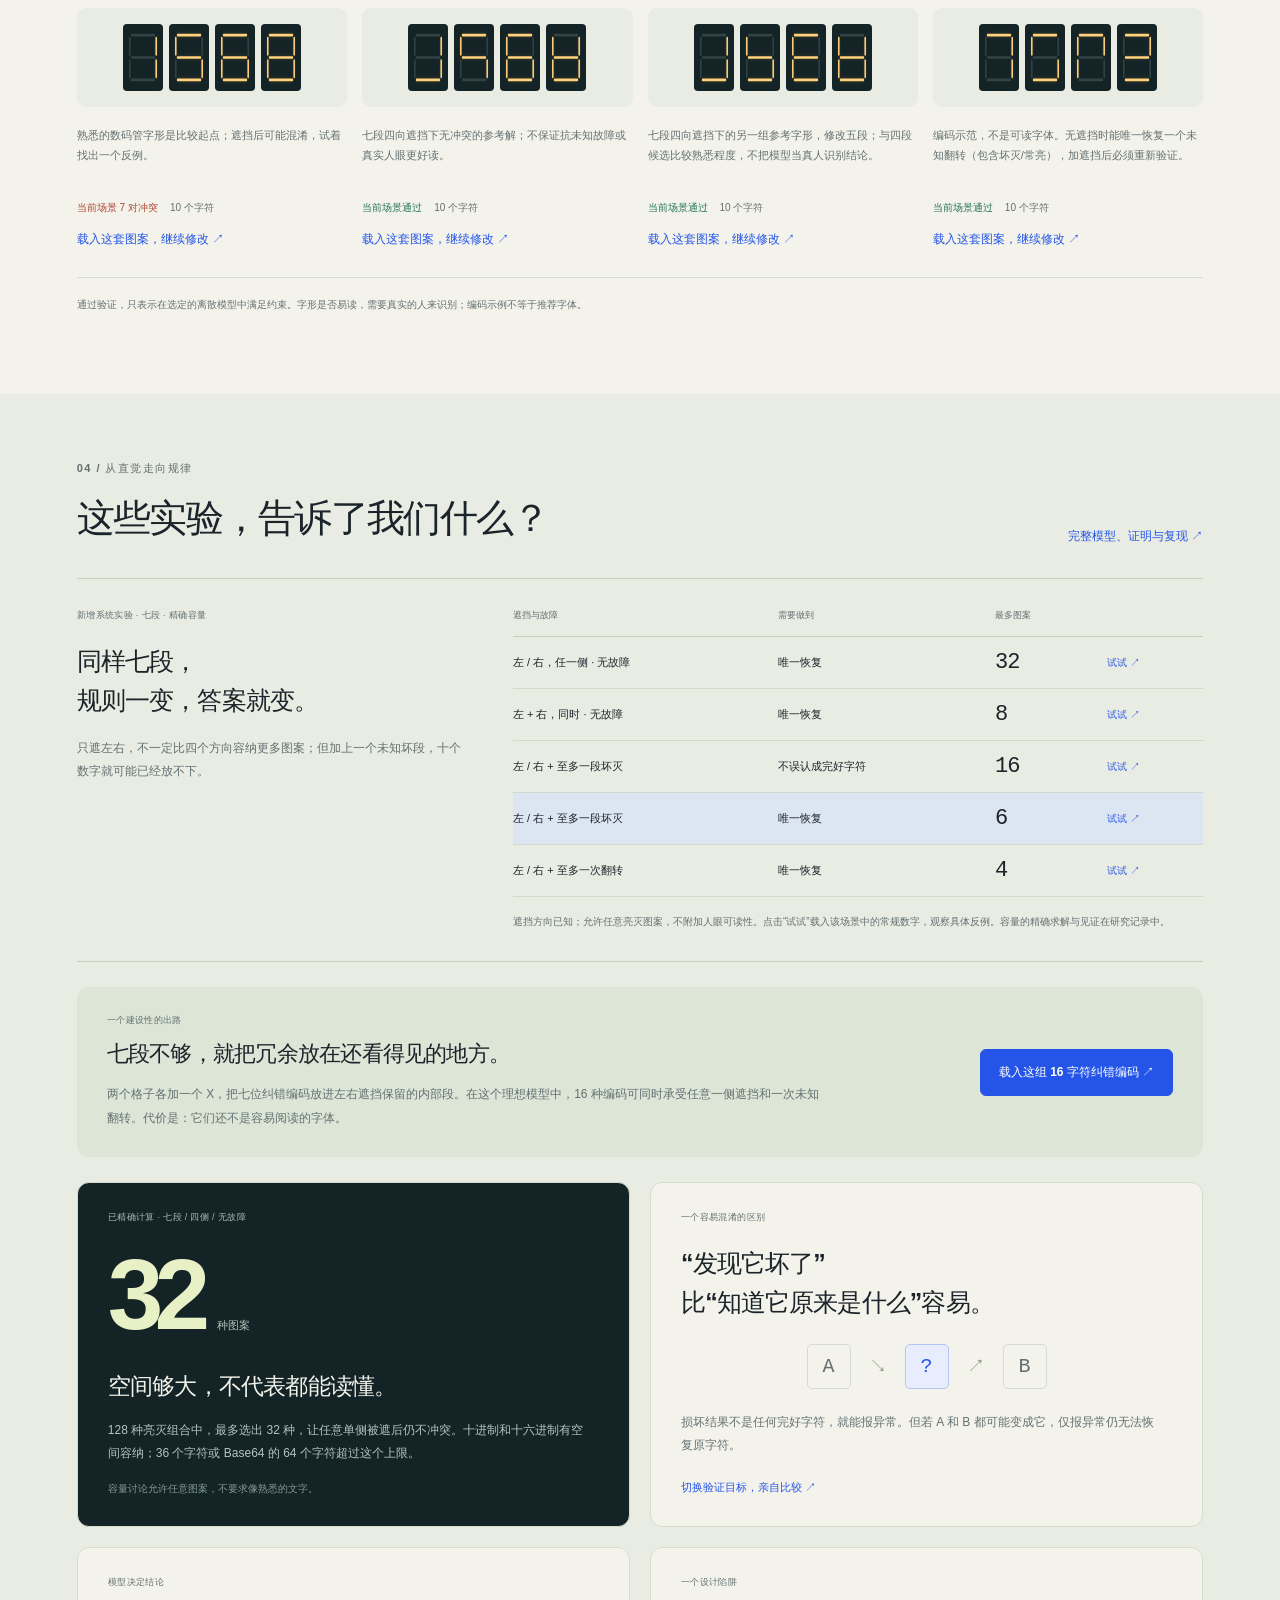
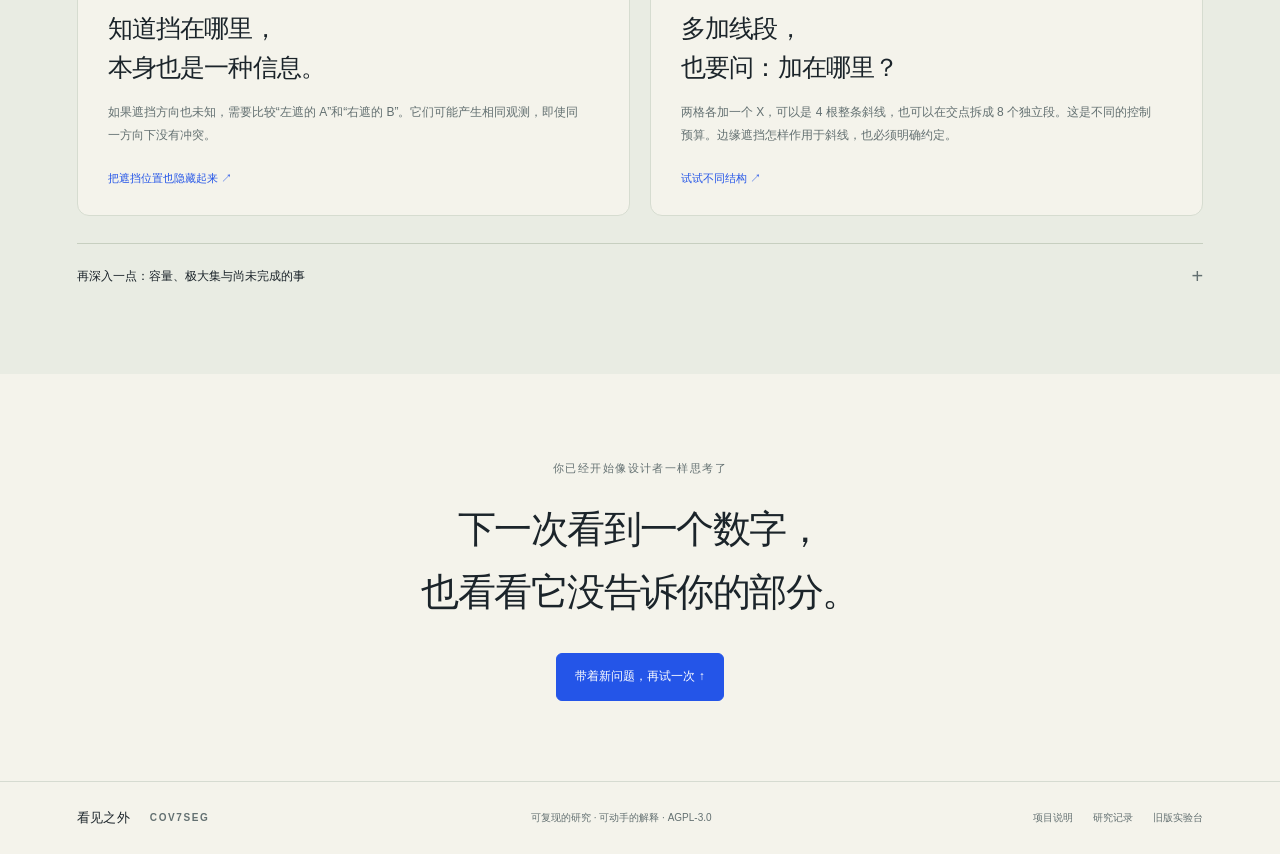
<file: workshop-v1.html>
<!doctype html>
<html lang="zh-CN">
<head>
  <meta charset="utf-8"><meta name="viewport" content="width=device-width, initial-scale=1">
  <meta name="description" content="亲手探索数码管的遮挡、坏段与纠错。猜一次、改一笔，再用精确验证发现字形背后的信息。">
  <meta name="theme-color" content="#f4f3eb"><title>看见之外 · cov7seg 交互研究室</title>
  <link rel="stylesheet" href="lab/experience.css">
</head>
<body>
  <a class="skip" href="#main">跳到内容</a>
  <header class="site-header">
    <a href="#" class="brand" aria-label="看见之外，首页"><span class="brand-icon" aria-hidden="true">8</span><span>看见之外 <small>COV7SEG</small></span></a>
    <nav aria-label="主要导航"><a href="#first-look">先猜一次</a><a href="#workshop">动手实验</a><a href="#findings">研究发现</a></nav>
    <a class="header-link" href="docs/CHANNELS.md">研究笔记 <span aria-hidden="true">↗</span></a>
  </header>
  <main id="main">
    <section class="hero section-shell" id="first-look" aria-labelledby="hero-title">
      <div class="hero-copy"><p class="eyebrow"><span class="live-dot"></span> 一个关于信息缺失的小实验</p>
        <h1 id="hero-title">你看到的，<br>是<span class="outline-word">全部</span>吗？</h1>
        <p class="lead">一块数码屏。一侧被挡住。<br>它原来显示的，到底是哪个数字？</p>
        <p class="hero-invite">不用懂数学，先相信你的眼睛。</p>
        <a class="quiet-link" href="#workshop">已经发现了？直接去实验 <span aria-hidden="true">↓</span></a>
      </div>
      <div class="first-experiment">
        <div class="experiment-top"><span>01 / 第一眼</span><span class="stage-label">右侧被遮挡</span></div>
        <div class="hero-screen"><div id="intro-glyph" class="intro-glyph"></div><div class="occluder" aria-hidden="true"><span>被挡住的部分</span></div><span class="screen-mark">SIGNAL / ?</span></div>
        <div class="guess-panel"><p>它原来是……</p><div class="guess-choices" role="group" aria-label="猜测原数字"><button data-guess="6">6</button><button data-guess="8">8</button><button data-guess="unknown">无法确定 <span>？</span></button></div></div>
        <div id="intro-feedback" class="intro-feedback" aria-live="polite"><span class="mini-arrow">↳</span> 选一个答案，看看隐藏的信息。</div>
        <button id="intro-reveal" class="text-button" hidden>移开遮挡，看看原因 <span aria-hidden="true">↗</span></button>
      </div>
      <div id="intro-explanation" class="intro-explanation" hidden>
        <div class="reveal-pair"><figure><div id="reveal-six"></div><figcaption>原来是 6</figcaption></figure><span>或</span><figure><div id="reveal-eight"></div><figcaption>原来是 8</figcaption></figure><span class="reveal-arrow">→</span><figure><div id="reveal-same"></div><figcaption>右侧被遮后，一模一样</figcaption></figure></div>
        <div><p class="eyebrow">问题出在信息，而不是你的眼睛</p><h2>两个答案，都说得通。</h2><p>标准的 6 和 8 只差右上方的一段。遮住右边，这个区别就消失了。再聪明的解码器，也不能凭空找回已经丢失的信息。</p><a class="button primary" href="#workshop" id="intro-to-challenge">能不能改一笔，让它们不同？ <span aria-hidden="true">↓</span></a></div>
      </div>
    </section>
    <section class="concept-strip section-shell" aria-label="三种不同的问题">
      <div><span class="concept-number">01</span><h2>被挡住</h2><p>知道哪里没看见。<br>我们称之为<strong>擦除</strong>。</p></div>
      <div><span class="concept-number">02</span><h2>某段坏了</h2><p>不知道哪里出了错。<br>这比遮挡更难。</p></div>
      <div><span class="concept-number">03</span><h2>还认得出来吗？</h2><p>图案彼此不同，<br>也未必像我们熟悉的数字。</p></div>
      <p class="strip-note">先分清问题，<br>才知道怎样设计答案。</p>
    </section>
    <section class="workshop section-shell" id="workshop" aria-labelledby="workshop-title">
      <div class="section-heading"><div><p class="eyebrow">02 / 你来设计，计算机找反例</p><h2 id="workshop-title">少一笔，多一种可能。</h2></div><p>改变规则、点亮线段，看看你的设计<br>能否经得住遮挡与故障。</p></div>
      <div class="mission-row" aria-label="推荐实验"><button class="mission active" data-mission="repair"><span>从这里开始</span><strong>修复 6 / 8</strong><small>先解决一对，再检查整套数字 ↗</small></button><button class="mission" data-mission="sides"><span>换个假设</span><strong>如果只遮左右？</strong><small>少一种遮挡，就一定更容易吗？ ↗</small></button><button class="mission" data-mission="fault"><span>增加难度</span><strong>有一段悄悄坏了</strong><small>能发现异常，还是能还原数字？ ↗</small></button><button class="mission" data-mission="diagonal"><span>拓展空间</span><strong>给数字加上斜线</strong><small>多几根线，能换来多少余地？ ↗</small></button></div>
      <div class="lab-shell">
        <div class="lab-toolbar"><span class="lab-kicker"><span class="live-dot"></span> LIVE PLAYGROUND</span><div class="utility-actions"><button id="save-design" class="text-button">保存到本机</button><button id="export-design" class="text-button">导出设计 ↓</button><button id="import-design" class="text-button">导入 ↑</button><input id="design-file" type="file" accept=".json,application/json" hidden></div></div>
        <div class="lab-config">
          <label>显示结构<select id="layout-select"></select></label><label>字符集<select id="charset-select"></select></label><label>参考起点<select id="font-select"></select></label>
          <label>遮挡情况<select id="cover-select"><option value="four">四个方向，任一侧</option><option value="lr">仅左 / 右，二选一</option><option value="both">左 + 右，同时遮挡</option><option value="all">上 + 下 + 左 + 右，同时</option><option value="none">没有遮挡</option><option value="top">仅上侧</option><option value="lrt">左 / 右 / 上，任一侧</option></select></label>
        </div>
        <details class="advanced-config" id="advanced"><summary>加入故障，或改变验证目标 <span aria-hidden="true">+</span></summary><div class="lab-config advanced-fields">
          <label>故障类型<select id="fault-select"><option value="off">坏段不亮（1 → 0）</option><option value="on">坏段常亮（0 → 1）</option><option value="flip">状态翻转（0 ↔ 1）</option></select></label>
          <label>故障预算<select id="budget-select"><option value="0">没有故障</option><option value="1">至多 1 段</option><option value="2">至多 2 段</option></select></label>
          <label>想做到什么<select id="goal-select"><option value="correct">唯一恢复：知道原来是什么</option><option value="detect">发现异常：不误认为另一个完好字符</option></select></label>
          <label>遮挡信息<select id="known-select"><option value="known">知道被遮住的是哪一侧</option><option value="unknown">也不知道遮挡的位置</option></select></label>
        </div><p class="fine-print">“至多”包括没有故障；故障位置未知。同一观测必须兼容完好与损坏情况。这里一个故障单位是一根独立发光段，未模拟真实器件的公共引脚、电路级联故障或人脑先验。</p></details>
        <div id="mission-guidance" class="mission-guidance" aria-live="polite"></div>
        <div class="editor-layout">
          <div class="glyph-workbench"><div class="workbench-heading"><span>正在设计 <strong id="selected-label">8</strong></span><button id="reset-glyph" class="text-button">恢复这个字</button></div><div id="editor-glyph" class="editor-glyph"></div><div class="workbench-foot"><span>点线段，或使用下面的段按钮</span><span id="edit-count"></span></div><div id="segment-controls" class="segment-controls" role="group" aria-label="逐段切换"></div><div class="preview-cover"><span>看一眼遮挡后</span><div id="preview-covers" class="segmented" role="group" aria-label="遮挡预览"></div></div><div id="preview-glyph" class="preview-glyph"></div><p id="preview-caption" class="fine-print"></p></div>
          <div class="font-workbench"><div class="workbench-heading"><span>你的整套字形 <small id="glyph-count"></small></span><button id="reset-font" class="text-button">恢复整套</button></div><div id="font-gallery" class="font-gallery" role="group" aria-label="选择编辑的字符"></div><p id="font-note" class="fine-print"></p><div class="design-summary" id="design-summary" aria-live="polite"></div></div>
        </div>
        <div class="verification"><div class="verification-heading"><div><p class="eyebrow">验证结果</p><h3 id="verdict-title">正在检查……</h3></div><span id="verdict-badge" class="verdict-badge"></span></div><p id="verdict-explanation"></p><div id="witness-list" class="witness-list"></div><div id="verification-note" class="fine-print"></div></div>
        <div class="lab-bottom"><p id="design-status" role="status">设计保留在当前页面。可以随时导出，再继续实验。</p><button id="restore-design" class="text-button" hidden>恢复上次保存的设计 ↗</button></div>
      </div>
    </section>
    <section class="answers section-shell" id="answers" aria-labelledby="answers-title"><div class="section-heading"><div><p class="eyebrow">03 / 参考答案，也是下一道问题</p><h2 id="answers-title">不止一种解法。<br>也没有免费的改进。</h2></div><p>先自己试试，再看看别人怎样取舍。<br>每个方案都可以带回实验台继续修改。</p></div><div id="reference-list" class="reference-list"></div><p class="answer-footnote">通过验证，只表示在选定的离散模型中满足约束。字形是否易读，需要真实的人来识别；编码示例不等于推荐字体。</p></section>
    <section class="findings section-shell" id="findings" aria-labelledby="findings-title"><div class="section-heading"><div><p class="eyebrow">04 / 从直觉走向规律</p><h2 id="findings-title">这些实验，告诉了我们什么？</h2></div><a class="quiet-link" href="docs/CHANNELS.md">完整模型、证明与复现 ↗</a></div>
      <div class="capacity-study"><div><span class="finding-tag">新增系统实验 · 七段 · 精确容量</span><h3>同样七段，<br>规则一变，答案就变。</h3><p>只遮左右，不一定比四个方向容纳更多图案；但加上一个未知坏段，十个数字就可能已经放不下。</p></div><div class="capacity-table-wrap"><table class="capacity-table"><caption class="visually-hidden">七段显示在不同遮挡和故障模型中的精确最大字符数量</caption><thead><tr><th scope="col">遮挡与故障</th><th scope="col">需要做到</th><th scope="col">最多图案</th><th scope="col"><span class="visually-hidden">查看场景</span></th></tr></thead><tbody><tr><td>左 / 右，任一侧 · 无故障</td><td>唯一恢复</td><td><strong>32</strong></td><td><button data-capacity="lr">试试 ↗</button></td></tr><tr><td>左 + 右，同时 · 无故障</td><td>唯一恢复</td><td><strong>8</strong></td><td><button data-capacity="both">试试 ↗</button></td></tr><tr><td>左 / 右 + 至多一段坏灭</td><td>不误认成完好字符</td><td><strong>16</strong></td><td><button data-capacity="detect">试试 ↗</button></td></tr><tr class="table-highlight"><td>左 / 右 + 至多一段坏灭</td><td>唯一恢复</td><td><strong>6</strong></td><td><button data-capacity="off">试试 ↗</button></td></tr><tr><td>左 / 右 + 至多一次翻转</td><td>唯一恢复</td><td><strong>4</strong></td><td><button data-capacity="flip">试试 ↗</button></td></tr></tbody></table><p class="fine-print">遮挡方向已知；允许任意亮灭图案，不附加人眼可读性。点击“试试”载入该场景中的常规数字，观察具体反例。容量的精确求解与见证在研究记录中。</p></div></div>
      <div class="coding-breakthrough"><div><span class="finding-tag">一个建设性的出路</span><h3>七段不够，就把冗余放在还看得见的地方。</h3><p>两个格子各加一个 X，把七位纠错编码放进左右遮挡保留的内部段。在这个理想模型中，16 种编码可同时承受任意一侧遮挡和一次未知翻转。代价是：它们还不是容易阅读的字体。</p></div><button id="try-hamming" class="button primary">载入这组 16 字符纠错编码 ↗</button></div>
      <div class="finding-grid"><article class="finding lead-finding"><span class="finding-tag">已精确计算 · 七段 / 四侧 / 无故障</span><div class="big-number">32<span>种图案</span></div><h3>空间够大，不代表都能读懂。</h3><p>128 种亮灭组合中，最多选出 32 种，让任意单侧被遮后仍不冲突。十进制和十六进制有空间容纳；36 个字符或 Base64 的 64 个字符超过这个上限。</p><p class="fine-print">容量讨论允许任意图案，不要求像熟悉的文字。</p></article>
      <article class="finding"><span class="finding-tag">一个容易混淆的区别</span><h3>“发现它坏了”<br>比“知道它原来是什么”容易。</h3><div class="mini-schematic"><span>A</span><i>↘</i><span class="schematic-noise">?</span><i>↗</i><span>B</span></div><p>损坏结果不是任何完好字符，就能报异常。但若 A 和 B 都可能变成它，仅报异常仍无法恢复原字符。</p><button class="quiet-link" id="try-detection">切换验证目标，亲自比较 ↗</button></article>
      <article class="finding"><span class="finding-tag">模型决定结论</span><h3>知道挡在哪里，<br>本身也是一种信息。</h3><p>如果遮挡方向也未知，需要比较“左遮的 A”和“右遮的 B”。它们可能产生相同观测，即使同一方向下没有冲突。</p><button class="quiet-link" id="try-unknown">把遮挡位置也隐藏起来 ↗</button></article>
      <article class="finding"><span class="finding-tag">一个设计陷阱</span><h3>多加线段，<br>也要问：加在哪里？</h3><p>两格各加一个 X，可以是 4 根整条斜线，也可以在交点拆成 8 个独立段。这是不同的控制预算。边缘遮挡怎样作用于斜线，也必须明确约定。</p><button class="quiet-link" id="try-layouts">试试不同结构 ↗</button></article></div>
      <details class="research-details"><summary>再深入一点：容量、极大集与尚未完成的事 <span>+</span></summary><div class="research-columns"><div><h3>“最多”与“不能再加”不同</h3><p>最大集是能放进最多图案的方案。极大集只是“按当前选法，已经不能再加”。七段四侧模型的极大集大小可以是 16 或 19–32；17、18 不存在。这不限制你选择一个尚可扩充的 17 字符集合。</p><a href="docs/FOUNDATION.md">查看组合研究与构造规律 ↗</a></div><div><h3>结论的边界</h3><p>这里模拟独立段的亮灭和理想整侧遮挡，不代替道路安全实验或真实器件故障分析。“只遮左右”是可比较的情景假设，不能直接当作所有交通场景的事实。新布局的参考图案、数学容量与人眼可读性分别报告。</p><a href="docs/RECOGNITION.md">查看识别模型与未验证部分 ↗</a></div></div></details>
    </section>
    <section class="closing section-shell"><p class="eyebrow">你已经开始像设计者一样思考了</p><h2>下一次看到一个数字，<br>也看看它没告诉你的部分。</h2><a class="button primary" href="#workshop">带着新问题，再试一次 ↑</a></section>
  </main>
  <footer class="site-footer section-shell"><div class="brand">看见之外 <small>COV7SEG</small></div><p>可复现的研究 · 可动手的解释 · AGPL-3.0</p><div><a href="README.md">项目说明</a><a href="docs/CHANNELS.md">研究记录</a><a href="legacy.html">旧版实验台</a></div></footer>
  <noscript><p class="noscript">本页的动手实验需要 JavaScript。研究内容可直接阅读 <a href="docs/CHANNELS.md">研究笔记</a>。</p></noscript>
  <script src="lab/data.js"></script><script src="lab/core.js"></script><script src="lab/channel.js"></script><script src="lab/catalog.js"></script><script src="lab/research.js"></script><script src="lab/experience.js"></script>
</body></html>
</file>
<file: lab/experience.css>
@charset "UTF-8";
:root{--paper:#f4f3eb;--ink:#1b242a;--muted:#637071;--line:#d6dbd1;--blue:#2455e8;--light-blue:#e8edfd;--orange:#f17049;--screen:#142326;--white:#fffef8;--green:#237452;--red:#ae4434;--radius:18px;font-family:Inter,"Segoe UI","Microsoft YaHei",sans-serif;color:var(--ink);background:var(--paper);font-synthesis:none}*{box-sizing:border-box}html{scroll-behavior:smooth;scroll-padding-top:100px}body{margin:0}button,input,select{font:inherit}button,a,select{touch-action:manipulation}a{color:inherit;text-decoration:none}button{cursor:pointer}button:disabled{cursor:wait;opacity:.6}button:focus-visible,a:focus-visible,select:focus-visible,summary:focus-visible,[role=button]:focus-visible{outline:3px solid var(--blue);outline-offset:5px}button{color:inherit}svg{display:block}h1,h2,h3,p,figure{margin:0}[hidden]{display:none!important}.section-shell{max-width:1400px;margin:0 auto;padding-left:6%;padding-right:6%}.site-header{height:88px;display:flex;align-items:center;justify-content:space-between;gap:24px;margin:0 auto;padding:0 5%;border-bottom:1px solid var(--line);background:rgba(244,243,235,.95);position:sticky;top:0;z-index:20;backdrop-filter:blur(16px)}.brand{display:flex;align-items:center;gap:12px;font-size:17px;font-weight:800;letter-spacing:.02em;white-space:nowrap}.brand small{font-size:10px;letter-spacing:.16em;color:var(--muted);display:inline-block;margin-left:8px;font-weight:600}.brand-icon{font:36px/1 monospace;color:var(--blue);transform:skew(-10deg)}.site-header nav{display:flex;gap:32px;font-size:13px;font-weight:600}.site-header nav a{padding:12px 0}.site-header nav a:hover{color:var(--blue)}.header-link{font-size:12px;color:var(--muted)}.header-link span{margin-left:14px}.hero{padding-top:80px;padding-bottom:68px;display:grid;grid-template-columns:1.05fr 1fr;gap:6%;align-items:center}.eyebrow{font-size:11px;font-weight:700;letter-spacing:.13em;line-height:1.7;color:var(--muted);text-transform:uppercase;display:flex;gap:9px;align-items:center}.live-dot{width:7px;height:7px;border-radius:50%;background:var(--blue);display:inline-block;flex-shrink:0}.hero h1{font-size:clamp(48px,5.4vw,76px);letter-spacing:-.065em;line-height:1.2;margin:27px 0}.outline-word{color:var(--blue);position:relative}.outline-word:after{content:"";position:absolute;left:0;bottom:1px;width:100%;border-bottom:3px solid var(--blue);transform:rotate(-4deg)}.lead{font-size:19px;line-height:1.85;letter-spacing:-.02em}.hero-invite{font-size:13px;color:var(--muted);margin:20px 0 35px}.quiet-link{font-size:12px;line-height:1.6;color:var(--blue);font-weight:650;display:inline-flex;gap:16px;align-items:center;border:0;padding:0;background:transparent;text-align:left}.quiet-link:hover{text-decoration:underline;text-underline-offset:4px}.first-experiment{background:var(--white);border:1px solid var(--line);border-radius:var(--radius);padding:22px;box-shadow:0 18px 45px #192e2310;position:relative}.experiment-top{display:flex;align-items:center;justify-content:space-between;color:var(--muted);font:10px/1.4 Consolas,monospace;letter-spacing:.09em;margin-bottom:20px}.stage-label{border:1px solid var(--line);padding:5px 8px;border-radius:5px;font-family:inherit;letter-spacing:0}.hero-screen{height:260px;background:var(--screen);border-radius:10px;display:flex;align-items:center;justify-content:center;position:relative;overflow:hidden;background-image:radial-gradient(#35505480 .7px,transparent .7px);background-size:8px 8px}.intro-glyph{width:155px;height:220px;margin-left:-20px}.signal-glyph{width:100%;height:100%;overflow:visible}.signal-glyph .seg-line{stroke-linecap:round;stroke-linejoin:round;fill:none}.signal-glyph .seg-off{stroke:#314345}.signal-glyph .seg-on{stroke:#ffd17d;filter:drop-shadow(0 0 4px #ffb94530)}.signal-glyph .seg-erased{stroke:transparent!important;filter:none!important}.signal-glyph .seg-edit{cursor:pointer;pointer-events:stroke;transition:stroke .15s}.signal-glyph .seg-edit:hover{stroke:#fff0c7;stroke-width:10}.signal-glyph .seg-hit{stroke:transparent;stroke-width:14;pointer-events:stroke;cursor:pointer;fill:none}.signal-glyph .seg-label{fill:#aec0be;font:5px sans-serif;pointer-events:none}.occluder{position:absolute;width:97px;height:100%;left:calc(50% + 36px);top:0;background:repeating-linear-gradient(135deg,#26393b,#26393b 8px,#2c4042 8px,#2c4042 9px);border-left:1px solid #7e969660;box-shadow:-10px 0 25px #07141666;display:flex;align-items:center;justify-content:center;transform:skew(-5deg)}.occluder span{writing-mode:vertical-rl;font-size:9px;letter-spacing:.2em;color:#a8bab8;transform:skew(5deg)}.screen-mark{position:absolute;left:15px;bottom:14px;font:8px monospace;color:#718a8a;letter-spacing:.1em}.guess-panel>p{font-size:12px;margin:20px 0 10px;color:var(--muted)}.guess-choices{display:grid;grid-template-columns:1fr 1fr 1.55fr;gap:8px}.guess-choices button{min-height:53px;background:var(--paper);border:1px solid var(--line);border-radius:7px;font-size:23px;font-weight:650;transition:.15s}.guess-choices button:last-child{font-size:13px}.guess-choices button:last-child span{font-size:17px;color:var(--muted);margin-left:12px}.guess-choices button:hover,.guess-choices button.chosen{border-color:var(--blue);color:var(--blue);background:var(--light-blue)}.intro-feedback{min-height:43px;margin-top:15px;font-size:11px;line-height:1.8;color:var(--muted)}.mini-arrow{color:var(--blue);font-size:16px;margin-right:6px}.text-button{border:0;background:none;padding:3px 0;font-size:11px;color:var(--muted);text-align:left;line-height:1.6}.text-button:hover{color:var(--blue);text-decoration:underline;text-underline-offset:3px}.intro-explanation{grid-column:1/-1;border-top:1px solid var(--line);padding-top:40px;margin-top:30px;display:grid;grid-template-columns:1.1fr 1fr;gap:8%;align-items:center}.intro-explanation h2{font-size:26px;line-height:1.5;margin:10px 0 12px}.intro-explanation p:not(.eyebrow){font-size:13px;color:var(--muted);line-height:1.9}.intro-explanation .button{margin-top:22px}.reveal-pair{display:flex;align-items:center;justify-content:center;gap:14px}.reveal-pair>span{color:var(--muted);font-size:13px}.reveal-pair figure>div{width:95px;height:126px;background:var(--screen);border-radius:8px;padding:13px}.reveal-pair figcaption{text-align:center;font-size:10px;color:var(--muted);margin-top:12px;max-width:100px;line-height:1.7}.reveal-arrow{font-size:24px!important}.button{display:inline-flex;align-items:center;justify-content:center;gap:25px;border:1px solid var(--blue);border-radius:6px;padding:13px 18px;font-size:12px;line-height:1.6;font-weight:600}.button.primary{background:var(--blue);color:white}.button.primary:hover{background:#1742c4}.concept-strip{display:grid;grid-template-columns:1fr 1fr 1fr .7fr;border-top:1px solid var(--line);border-bottom:1px solid var(--line);padding-top:26px;padding-bottom:28px;gap:28px}.concept-strip>div{position:relative;padding-left:34px}.concept-number{position:absolute;left:0;top:3px;font:10px monospace;color:var(--blue)}.concept-strip h2{font-size:14px;margin-bottom:9px}.concept-strip p{font-size:12px;line-height:1.9;color:var(--muted)}.concept-strip strong{font-weight:500;color:var(--ink)}.strip-note{border-left:1px solid var(--line);padding-left:25px;align-self:center;font-size:11px!important}.workshop{padding-top:85px;padding-bottom:70px}.section-heading{display:flex;justify-content:space-between;align-items:flex-end;gap:30px;margin-bottom:32px}.section-heading h2{font-size:clamp(28px,3vw,40px);letter-spacing:-.045em;line-height:1.45;margin-top:13px}.section-heading>p{color:var(--muted);font-size:12px;line-height:1.9;max-width:320px}.mission-row{display:grid;grid-template-columns:repeat(4,1fr);gap:10px;margin-bottom:22px}.mission{background:transparent;border:1px solid var(--line);border-radius:10px;min-height:116px;padding:16px;text-align:left;display:flex;flex-direction:column;transition:.15s}.mission span{font-size:9px;color:var(--muted);letter-spacing:.06em;margin-bottom:8px}.mission strong{font-size:15px;font-weight:650;letter-spacing:-.025em}.mission small{font-size:9px;color:var(--muted);margin-top:12px;line-height:1.6}.mission:hover{border-color:#879acb}.mission.active{background:var(--light-blue);border-color:#9eb2f0}.mission.active span,.mission.active strong{color:var(--blue)}.lab-shell{background:var(--white);border:1px solid var(--line);border-radius:16px;overflow:hidden}.lab-toolbar{padding:19px 25px;border-bottom:1px solid var(--line);display:flex;align-items:center;justify-content:space-between;gap:15px}.lab-kicker{font:10px Consolas,monospace;letter-spacing:.1em;display:flex;align-items:center;gap:8px}.utility-actions{display:flex;gap:20px;align-items:center}.lab-config{display:grid;grid-template-columns:1.15fr 1fr 1.3fr 1.2fr;gap:18px;padding:24px 25px}.lab-config label{display:flex;flex-direction:column;gap:8px;font-size:10px;font-weight:600;color:var(--muted)}select{min-width:0;width:100%;font-size:12px;border:1px solid var(--line);border-radius:6px;background:#fffefb;padding:10px 28px 10px 10px;color:var(--ink);height:40px}.advanced-config{border-top:1px solid #e6e8df;border-bottom:1px solid var(--line);padding:0 25px}.advanced-config summary{display:flex;justify-content:space-between;align-items:center;cursor:pointer;color:var(--muted);font-size:11px;list-style:none;padding:15px 0}.advanced-config summary::-webkit-details-marker{display:none}.advanced-config summary span{font-size:18px;color:var(--blue)}.advanced-fields{padding:6px 0 17px;grid-template-columns:1.1fr .75fr 1.4fr 1.3fr}.advanced-config>.fine-print{margin-bottom:20px;max-width:900px}.fine-print{font-size:10px!important;color:var(--muted);line-height:1.9!important;font-weight:400}.mission-guidance{background:#eef1e8;border-bottom:1px solid var(--line);padding:16px 25px;color:#435344;font-size:12px;line-height:1.9}.mission-guidance strong{font-weight:650;color:#233d29}.editor-layout{display:grid;grid-template-columns:34% 66%}.glyph-workbench{padding:23px 25px;background:#eef0e9;border-right:1px solid var(--line)}.workbench-heading{display:flex;align-items:center;justify-content:space-between;gap:10px;font-size:11px}.workbench-heading strong{font-size:17px;color:var(--blue);margin-left:6px}.workbench-heading small{font-size:9px;color:var(--muted);margin-left:8px}.editor-glyph{height:220px;width:175px;background:var(--screen);padding:20px 17px;margin:22px auto 13px;border-radius:10px;box-shadow:0 5px 15px #122a2110}.workbench-foot{display:flex;justify-content:space-between;gap:10px;font-size:9px;color:var(--muted);line-height:1.7}.preview-cover{display:flex;gap:10px;align-items:center;justify-content:space-between;margin-top:25px;padding-top:18px;border-top:1px solid var(--line);font-size:9px;color:var(--muted)}.segmented{display:flex;gap:3px;flex-wrap:wrap}.segmented button{padding:5px 7px;border:1px solid var(--line);border-radius:4px;font-size:10px;background:transparent}.segmented button.active{color:var(--blue);background:var(--light-blue);border-color:#9eb2f0}.preview-glyph{width:70px;height:95px;background:var(--screen);padding:10px;margin:18px auto 9px;border-radius:5px}#preview-caption{text-align:center}.font-workbench{padding:23px 25px;min-width:0}.font-gallery{display:grid;grid-template-columns:repeat(auto-fill,minmax(70px,1fr));gap:7px;margin-top:20px;max-height:386px;overflow:auto;padding:3px 3px 6px}.glyph-card{padding:8px 7px;border:1px solid var(--line);border-radius:7px;background:transparent;position:relative;min-width:0}.glyph-card.selected{background:var(--light-blue);border-color:var(--blue);box-shadow:0 0 0 1px var(--blue)}.glyph-card .glyph-thumb{height:70px;max-width:56px;background:var(--screen);padding:7px 5px;border-radius:4px;margin:0 auto 7px}.glyph-card-label{font-size:11px}.glyph-card.conflicting:after{content:"";position:absolute;width:5px;height:5px;right:6px;top:6px;border-radius:50%;background:var(--orange)}.font-workbench>.fine-print{margin-top:13px}.design-summary{border-top:1px solid var(--line);margin-top:18px;padding-top:13px;display:flex;gap:20px;flex-wrap:wrap;font-size:10px;color:var(--muted)}.design-summary strong{font-size:15px;color:var(--ink);margin-right:5px}.verification{border-top:1px solid var(--line);padding:25px}.verification-heading{display:flex;align-items:center;justify-content:space-between;gap:20px}.verification h3{font-size:23px;letter-spacing:-.025em;margin-top:7px;font-weight:650}.verification>p{font-size:12px;line-height:1.9;color:var(--muted);margin-top:12px;max-width:900px}.verdict-badge{font:10px/1.5 Consolas,monospace;padding:7px 10px;border-radius:5px;color:var(--red);background:#fae9e2}.verdict-badge.ok{color:var(--green);background:#e5f2e7}.witness-list{display:grid;grid-template-columns:1fr 1fr;gap:12px;margin-top:20px}.witness-card{border:1px solid #ead8ce;border-radius:9px;padding:15px;background:#fbf7f1}.witness-top{display:flex;align-items:center;justify-content:space-between;gap:10px;margin-bottom:12px;font-size:11px}.witness-top strong{font-weight:650}.witness-top button{font-size:9px;color:var(--blue);background:none;border:0;padding:2px}.witness-flow{display:flex;gap:10px;align-items:center;justify-content:center}.witness-glyph{width:42px;height:59px;background:var(--screen);border-radius:4px;padding:7px}.witness-flow figure{display:flex;flex-direction:column;align-items:center;gap:6px}.witness-flow figcaption{font-size:9px;color:var(--muted)}.witness-flow>span{color:#8d9890;font-size:14px}.witness-explanation{font-size:10px;color:var(--muted);line-height:1.8;margin-top:12px}.witness-observation{border:1px solid var(--orange)}#verification-note{margin-top:13px}.lab-bottom{padding:16px 25px;background:#f0f1e9;border-top:1px solid var(--line);display:flex;justify-content:space-between;align-items:center;gap:20px;font-size:10px;line-height:1.7;color:var(--muted)}.answers{padding-top:45px;padding-bottom:80px}.reference-list{display:grid;grid-template-columns:repeat(3,1fr);gap:15px}.reference-card{border-top:2px solid var(--ink);padding-top:18px}.reference-card .eyebrow{font-size:9px}.reference-card h3{font-size:19px;font-weight:650;margin:10px 0;letter-spacing:-.03em}.reference-preview{display:flex;gap:8px;background:#e9ece3;padding:20px;justify-content:center;border-radius:9px;margin:18px 0}.reference-preview>div{height:75px;width:48px;background:var(--screen);padding:8px 5px;border-radius:4px}.reference-card>p{font-size:11px;color:var(--muted);line-height:1.9;min-height:62px}.reference-meta{margin:14px 0;font-size:10px;color:var(--muted);display:flex;gap:12px;flex-wrap:wrap}.reference-meta .success{color:var(--green)}.reference-meta .failure{color:var(--red)}.answer-footnote{font-size:10px;line-height:1.9;color:var(--muted);margin-top:28px;border-top:1px solid var(--line);padding-top:17px}.findings{background:#e9ece3;padding-top:65px;padding-bottom:65px;max-width:none}.findings>.section-heading,.finding-grid,.research-details{max-width:1232px;margin-left:auto;margin-right:auto}.finding-grid{display:grid;grid-template-columns:1fr 1fr;gap:20px}.finding{padding:28px 30px;background:var(--paper);border-radius:12px;border:1px solid #d6dcd0;position:relative}.finding-tag{font-size:9px;color:var(--muted);letter-spacing:.04em;display:block;margin-bottom:20px}.finding h3{font-size:25px;line-height:1.55;font-weight:650;letter-spacing:-.035em;margin-bottom:14px}.finding>p{font-size:12px;color:var(--muted);line-height:1.95;max-width:480px}.finding .quiet-link{margin-top:22px;font-size:11px}.lead-finding{background:var(--screen);color:#f2f4eb}.lead-finding .finding-tag{color:#a5bcb6}.lead-finding>p{color:#b3c4be}.lead-finding>.fine-print{color:#829b92;margin-top:14px}.big-number{font-size:100px;line-height:1;letter-spacing:-.09em;color:#e8f1c5;font-weight:600;margin-bottom:25px}.big-number span{font-size:11px;letter-spacing:.02em;margin-left:16px;color:#aec4b9;font-weight:400}.lead-finding h3{font-size:23px}.mini-schematic{display:flex;align-items:center;gap:18px;justify-content:center;margin:22px 0;font:20px monospace;color:var(--muted)}.mini-schematic i{font-style:normal;color:#8ea08c;font-size:18px}.mini-schematic span{border:1px solid var(--line);padding:10px 15px;border-radius:5px}.mini-schematic .schematic-noise{background:var(--light-blue);color:var(--blue);border-color:#b6c5f2}.research-details{margin-top:27px;border-top:1px solid #c7cfc0}.research-details summary{cursor:pointer;font-size:12px;list-style:none;padding:21px 0;display:flex;align-items:center;justify-content:space-between}.research-details summary span{font-size:20px;color:var(--muted)}.research-columns{display:grid;grid-template-columns:1fr 1fr;gap:50px;padding:8px 0 15px}.research-columns h3{font-size:15px;margin-bottom:12px}.research-columns p{font-size:12px;color:var(--muted);line-height:2;margin-bottom:15px}.research-columns a{font-size:11px;color:var(--blue)}.closing{text-align:center;padding-top:85px;padding-bottom:80px}.closing .eyebrow{justify-content:center}.closing h2{font-size:clamp(25px,3vw,38px);letter-spacing:-.04em;line-height:1.65;margin:20px 0 30px}.site-footer{border-top:1px solid var(--line);display:flex;align-items:center;justify-content:space-between;gap:20px;padding-top:27px;padding-bottom:27px}.site-footer .brand{font-size:13px}.site-footer p,.site-footer a{font-size:10px;color:var(--muted)}.site-footer>div:last-child{display:flex;gap:20px}.skip{position:fixed;left:15px;top:-100px;z-index:100;background:var(--blue);color:white;padding:15px}.skip:focus{top:15px}.noscript{padding:30px;background:#fff8d7;text-align:center}.noscript a{text-decoration:underline}.error-message{color:var(--red)}
.signal-glyph .seg-hit{stroke:none;stroke-width:0;fill:transparent;pointer-events:all;cursor:pointer}.signal-glyph .seg-hit:hover{fill:#ffffff18}.signal-glyph .seg-hit:focus-visible{fill:#2455e830;outline:none;stroke:#9eb6ff;stroke-width:.8}.segment-controls{display:flex;gap:5px;flex-wrap:wrap;margin-top:12px}.segment-controls button{min-width:28px;min-height:29px;padding:4px 6px;border:1px solid #b9c4bc;border-radius:4px;font:10px Consolas,monospace;background:transparent;color:var(--muted)}.segment-controls button.on{background:#dce5d6;border-color:#82977d;color:#244930}.segment-controls button:hover{border-color:var(--blue);color:var(--blue)}
.reference-list[data-count="4"]{grid-template-columns:repeat(4,1fr)}.reference-list[data-count="2"]{grid-template-columns:repeat(2,1fr)}.reference-list[data-count="1"]{grid-template-columns:1fr;max-width:500px}.reference-list[data-count="4"] .reference-preview{padding:16px 10px;gap:6px}.reference-list[data-count="4"] .reference-preview>div{width:40px;height:67px}
.capacity-study,.coding-breakthrough{max-width:1232px;margin:0 auto 25px}.capacity-study{display:grid;grid-template-columns:.85fr 1.5fr;gap:45px;border-top:1px solid #c7cfc0;border-bottom:1px solid #c7cfc0;padding:30px 0}.capacity-study h3,.coding-breakthrough h3{font-size:25px;line-height:1.55;font-weight:650;letter-spacing:-.035em}.capacity-study>div>p:not(.fine-print),.coding-breakthrough p{font-size:12px;color:var(--muted);line-height:1.95;margin-top:17px}.capacity-table-wrap{min-width:0;overflow-x:auto}.capacity-table{border-collapse:collapse;width:100%;font-size:11px;text-align:left;white-space:nowrap}.capacity-table th{font-size:9px;font-weight:500;color:var(--muted);padding:0 10px 14px;border-bottom:1px solid #c7cfc0}.capacity-table td{padding:13px 10px;border-bottom:1px solid #d2d8ca}.capacity-table td:first-child,.capacity-table th:first-child{padding-left:0}.capacity-table td strong{font:22px Consolas,monospace;letter-spacing:-.04em}.capacity-table button{padding:4px 0;background:none;border:0;font-size:10px;color:var(--blue)}.capacity-table .table-highlight{background:#dce5f2}.capacity-table-wrap>.fine-print{margin-top:15px}.coding-breakthrough{display:flex;align-items:center;justify-content:space-between;gap:40px;background:#dce5d6;padding:27px 30px;border-radius:12px;margin-bottom:25px}.coding-breakthrough>div{max-width:720px}.coding-breakthrough h3{font-size:22px}.coding-breakthrough .finding-tag{margin-bottom:10px}.coding-breakthrough p{margin-top:12px}.coding-breakthrough>.button{flex-shrink:0;max-width:260px;text-align:center}.visually-hidden{position:absolute;width:1px;height:1px;padding:0;margin:-1px;overflow:hidden;clip:rect(0,0,0,0);white-space:nowrap;border:0}.occluder{left:calc(50% + 56px)}
@media(min-width:1550px){.hero{padding-top:110px;padding-bottom:90px}.hero-screen{height:300px}.intro-glyph{height:245px;width:170px}}
@media(max-width:1100px){.section-shell{padding-left:5%;padding-right:5%}.site-header{padding-left:5%;padding-right:5%}.hero{gap:5%;padding-top:55px}.hero h1{font-size:55px}.lead{font-size:17px}.hero-screen{height:230px}.lab-config{gap:12px}.editor-layout{grid-template-columns:36% 64%}.font-workbench,.glyph-workbench{padding:20px}.reference-list{gap:25px}.reference-preview{padding:15px;gap:6px}.reference-preview>div{width:40px;height:66px}.workbench-foot{display:block}.workbench-foot span{display:block}.preview-cover{align-items:flex-start;flex-direction:column}.witness-flow{gap:7px}.witness-glyph{width:36px;height:53px}.concept-strip{gap:15px}.strip-note{padding-left:18px}}
@media(max-width:760px){html{scroll-padding-top:85px}.site-header{height:70px;gap:16px}.brand{font-size:14px;gap:7px}.brand small{display:block;font-size:8px;margin-left:0;margin-top:2px}.brand-icon{font-size:28px}.site-header nav{gap:17px;font-size:11px}.header-link{display:none}.hero{padding-top:40px;padding-bottom:40px;grid-template-columns:1fr;gap:35px}.hero-copy .eyebrow{font-size:10px}.hero h1{font-size:clamp(44px,10vw,65px);margin:20px 0}.hero h1 br{display:none}.lead{font-size:17px}.lead br{display:none}.hero-invite{margin:12px 0 19px}.hero-copy>.quiet-link{font-size:11px}.first-experiment{padding:18px;max-width:550px;width:100%;justify-self:center}.hero-screen{height:230px}.intro-glyph{width:145px;height:205px}.intro-explanation{grid-template-columns:1fr;padding-top:25px;gap:25px;margin-top:0}.intro-explanation h2{font-size:24px}.reveal-pair{gap:15px}.reveal-pair figure>div{width:75px;height:105px}.concept-strip{grid-template-columns:repeat(3,1fr);gap:15px;padding-top:23px;padding-bottom:23px}.concept-strip>div{padding-left:0}.concept-number{position:static;display:block;margin-bottom:7px}.concept-strip h2{font-size:12px}.concept-strip p{font-size:10px;line-height:1.8}.strip-note{display:none}.workshop{padding-top:45px;padding-bottom:30px}.section-heading{display:block;margin-bottom:24px}.section-heading h2{font-size:30px}.section-heading>p{margin-top:15px;font-size:11px;max-width:none}.section-heading>p br{display:none}.section-heading>.quiet-link{margin-top:17px}.mission-row{grid-template-columns:1fr 1fr;gap:8px}.mission{padding:13px;min-height:110px}.mission strong{font-size:13px}.mission small{font-size:9px;margin-top:10px}.lab-toolbar{padding:15px 17px;flex-wrap:wrap}.utility-actions{gap:18px}.lab-kicker{font-size:9px}.utility-actions .text-button{font-size:10px}.lab-config,.advanced-fields{grid-template-columns:1fr 1fr;gap:16px 12px;padding:20px 17px}.lab-config label{font-size:10px}select{font-size:11px}.advanced-config{padding:0 17px}.advanced-fields{padding:0 0 16px}.advanced-config summary{font-size:10px}.mission-guidance{padding:14px 17px;font-size:11px}.editor-layout{grid-template-columns:1fr}.glyph-workbench{border-right:0;border-bottom:1px solid var(--line);display:grid;grid-template-columns:1fr 1fr;gap:0 20px}.glyph-workbench>.workbench-heading{grid-column:1/-1}.editor-glyph{grid-column:1;height:195px;width:150px;margin:20px auto 8px}.workbench-foot{grid-column:1;grid-row:3}.preview-cover{grid-column:2;grid-row:2;margin-top:20px;align-self:start;border:0;padding:0;gap:12px}.preview-glyph{grid-column:2;grid-row:2;margin:77px auto 0;align-self:start;width:63px;height:86px}#preview-caption{grid-column:2;grid-row:3;font-size:9px!important;align-self:start;text-align:center}.font-workbench{padding:20px 17px}.font-gallery{grid-template-columns:repeat(auto-fill,minmax(62px,1fr));max-height:280px}.glyph-card .glyph-thumb{height:65px;max-width:49px}.verification{padding:20px 17px}.verification h3{font-size:20px}.verification>.eyebrow{font-size:10px}.verdict-badge{font-size:9px;padding:6px 8px}.verification>p{font-size:11px}.witness-list{grid-template-columns:1fr;gap:10px}.witness-flow{gap:17px}.witness-glyph{width:45px;height:63px}.lab-bottom{padding:14px 17px;align-items:flex-start;flex-direction:column;gap:8px}.answers{padding-top:30px;padding-bottom:45px}.reference-list{grid-template-columns:1fr;gap:30px}.reference-card{display:grid;grid-template-columns:1fr 1fr;column-gap:20px}.reference-card>.eyebrow,.reference-card>h3{grid-column:1}.reference-preview{grid-column:2;grid-row:1/4;margin:0;padding:13px;gap:6px;align-self:center}.reference-preview>div{width:37px;height:61px}.reference-card>p{grid-column:1/-1;min-height:0;margin-top:10px}.reference-meta{grid-column:1/-1}.reference-card>.quiet-link{grid-column:1/-1}.reference-card h3{font-size:19px;margin-bottom:5px}.answer-footnote{font-size:9px}.findings{padding-top:40px;padding-bottom:35px}.finding-grid{grid-template-columns:1fr;gap:15px}.finding{padding:25px}.finding h3{font-size:23px}.finding>p{font-size:11px}.finding-tag{font-size:9px;margin-bottom:15px}.big-number{font-size:88px;margin-bottom:20px}.research-columns{grid-template-columns:1fr;gap:25px}.research-details summary{font-size:11px;gap:20px;line-height:1.8}.closing{padding-top:50px;padding-bottom:50px}.closing h2{font-size:27px}.site-footer{flex-wrap:wrap;gap:17px}.site-footer>p{order:3;width:100%}.site-footer>div:last-child{gap:15px}.site-footer .brand small{display:inline;margin:0 0 0 6px}.fine-print{font-size:9px!important}}
@media(max-width:760px){.segment-controls{grid-column:1/-1;grid-row:4;margin-top:15px;gap:6px}.segment-controls button{min-width:32px;min-height:32px}.reference-list[data-count]{grid-template-columns:1fr}.capacity-study{grid-template-columns:1fr;gap:25px;padding:24px 0}.capacity-study h3{font-size:24px}.capacity-study>div>p:not(.fine-print){font-size:11px;margin-top:12px}.capacity-table{font-size:9px}.capacity-table td{padding:11px 7px}.capacity-table th{font-size:8px;padding:0 7px 10px}.capacity-table td strong{font-size:20px}.capacity-table button{font-size:9px}.coding-breakthrough{display:block;padding:23px}.coding-breakthrough h3{font-size:21px}.coding-breakthrough p{font-size:11px}.coding-breakthrough .button{margin-top:20px;font-size:11px}}
.capacity-note{padding:12px 15px;border-left:3px solid var(--blue);background:#e5ebf5;color:#263f77!important;line-height:1.85}.capacity-note.impossible{border-left-color:#b86827;background:#f5e9d9;color:#79451d!important}
@media(prefers-reduced-motion:reduce){html{scroll-behavior:auto}*{transition:none!important}}
</file>
<file: lab/designer-ui.css>
.designer-section{padding-top:70px;padding-bottom:65px}.designer-toolbar{background:#23312f;color:#eaf0e5;padding:18px 23px;border-radius:12px 12px 0 0;display:flex;align-items:center;justify-content:space-between;gap:20px;font-size:12px}.designer-toolbar>div{display:flex;align-items:center;gap:15px}.designer-toolbar .live-dot{background:#bcd788}.designer-toolbar small{font-size:10px;color:#aebeb2;margin-left:6px}.designer-toolbar .text-button{color:#c2cfc3;font-size:10px}.design-overview{padding:16px 23px;background:#e5e9dc;border:1px solid #cfd6c7;display:flex;gap:25px;flex-wrap:wrap;font-size:11px;color:var(--muted)}.design-overview strong{color:var(--ink);font-size:16px;margin-right:5px}.designer-flow{border:1px solid var(--line);border-top:0;border-radius:0 0 12px 12px;overflow:hidden;background:var(--white)}.designer-step{border-bottom:1px solid var(--line)}.designer-step:last-child{border-bottom:0}.designer-step>summary{list-style:none;display:flex;gap:18px;align-items:center;padding:24px;cursor:pointer;background:#fafaf2}.designer-step>summary::-webkit-details-marker{display:none}.step-number{font:12px Consolas,monospace;color:var(--blue);border:1px solid #becbeb;width:36px;height:36px;display:flex;align-items:center;justify-content:center;border-radius:50%;flex-shrink:0}.step-heading{display:flex;flex-direction:column;gap:6px}.step-heading strong{font-size:16px;font-weight:650;letter-spacing:-.025em}.step-heading small{font-size:10px;color:var(--muted);line-height:1.7}.step-summary{font-size:11px;color:var(--muted);margin-left:auto;text-align:right;line-height:1.8}.step-expand{font:22px monospace;color:#8f9c8d;margin-left:10px}.designer-step[open]>.step-expand{transform:rotate(45deg)}.designer-step[open]>summary{border-bottom:1px solid var(--line);background:#f0f3e9}.step-body{padding:26px}.step-explain{font-size:12px;line-height:1.95;color:var(--muted);max-width:830px;margin-bottom:22px}.hardware-layout{display:grid;grid-template-columns:1fr 1fr;gap:45px}.step-settings{max-width:480px}.field-pair{display:grid;grid-template-columns:1fr 1fr;gap:15px}.field-pair label,.custom-characters>label:not(.inline-check),.search-controls>label{display:flex;flex-direction:column;gap:8px;font-size:11px;color:var(--muted);line-height:1.6}.field-pair input,.custom-characters input[type=text],.custom-characters input:not([type]),.field-pair select{min-width:0;width:100%;background:white;border:1px solid #cdd4c6;border-radius:5px;height:41px;padding:9px 11px;font-size:13px;color:var(--ink)}input[type=number]{font-variant-numeric:tabular-nums}input:focus-visible{outline:2px solid #8ca8ef;outline-offset:2px}.field-pair input[type=number]{max-width:100%}#grid-meaning{margin-top:8px}.line-choices{border:0;padding:0;margin:23px 0;display:flex;flex-direction:column;gap:13px}.line-choices legend{font-size:11px;font-weight:650;margin-bottom:15px}.line-choices label,.inline-check{font-size:12px;color:var(--ink);display:flex;align-items:center;gap:9px;line-height:1.6}input[type=checkbox]{accent-color:var(--blue);width:15px;height:15px;flex-shrink:0}.hardware-actions{display:flex;gap:10px;margin-bottom:16px}.small-button{font-size:11px;padding:8px 12px;border:1px solid #bdc8b5;border-radius:5px;background:#f2f4eb;line-height:1.7}.small-button:hover{border-color:var(--blue);color:var(--blue)}.next-step{margin-top:25px;font-size:11px;padding:11px 15px}.hardware-canvas-wrap{background:#e9ede3;border-radius:10px;border:1px solid #d4dccc;padding:20px;min-width:0}.canvas-label{display:flex;align-items:center;justify-content:space-between;font-size:10px;gap:12px;color:var(--muted)}.canvas-label strong{font-size:17px;color:var(--blue);margin-left:5px}.hardware-canvas{height:290px;max-width:280px;margin:20px auto;background:#18322f;border-radius:8px;padding:22px;aspect-ratio:1/1}.canvas-caption{text-align:center;font-size:10px;color:var(--muted);line-height:1.9}.designer-svg{display:block;width:100%;height:100%;overflow:visible}.designer-svg .d-line{stroke-linecap:round;stroke-linejoin:round;fill:none;pointer-events:none}.designer-svg .d-on{stroke:#e4d18b;filter:drop-shadow(0 0 2px #e4d18b20)}.designer-svg .d-off{stroke:#39524c}.designer-svg .d-removed{stroke:#789183;stroke-dasharray:2.5 3;opacity:.6}.designer-svg .d-hit{fill:transparent;stroke:none;pointer-events:all;cursor:pointer}.designer-svg .d-hit:hover{fill:#dce7bc33}.designer-svg .d-hit:focus-visible{fill:#a6bafd66;stroke:#a6bafd;stroke-width:.6;outline:0}.designer-svg .d-segment-label{font:4.5px Consolas,monospace;fill:#bdcfbe;pointer-events:none}.segment-fallback{margin-top:15px}.segment-fallback summary{font-size:10px;color:var(--muted);cursor:pointer;line-height:1.8}.segment-fallback .segment-controls{max-height:150px;overflow:auto}.designer-step .segment-controls button{min-width:29px;font-size:10px;min-height:29px}.charset-presets{display:flex;gap:8px;flex-wrap:wrap;margin-bottom:22px}.charset-presets button{background:#edf1e8;border:1px solid #c6d0bd;border-radius:5px;padding:8px 12px;font-size:11px}.charset-presets button:hover{background:var(--light-blue);border-color:#a8bbed;color:var(--blue)}.custom-characters{display:flex;gap:13px;align-items:flex-end;flex-wrap:wrap;margin-bottom:24px}.custom-characters>label:first-child{min-width:260px;flex:1;max-width:420px}.custom-characters .inline-check{font-size:11px;margin-left:auto;align-self:center;padding-top:20px}.character-tools{display:flex;gap:15px;align-items:center;margin-bottom:12px;font-size:11px;color:var(--muted)}.character-pool{display:flex;gap:7px;flex-wrap:wrap;max-height:240px;overflow:auto;padding:3px}.character-chip{min-width:36px;min-height:36px;padding:6px 10px;font-size:13px;border:1px solid #cfd6c8;background:#f5f6ed;border-radius:5px}.character-chip.selected{color:var(--blue);background:#e9eefa;border-color:#9db0e0}.character-chip:not(.selected){color:#8d978b}.character-chip:hover{border-color:var(--blue)}#character-message{margin-top:13px}.rules-explainer{display:flex;gap:30px;background:#edf0e6;padding:15px 18px;border-radius:7px;margin-bottom:20px;flex-wrap:wrap}.rules-explainer span{font-size:10px;line-height:1.9;color:var(--muted)}.rules-explainer strong{color:var(--ink);font-weight:650}.rule-list{display:flex;flex-direction:column;gap:16px;margin-bottom:17px}.rule-card{border:1px solid #cfd8c7;border-radius:9px;background:#f9faf4;padding:18px}.rule-heading{display:flex;align-items:center;justify-content:space-between;margin-bottom:18px;gap:15px}.rule-heading>div{display:flex;gap:10px;align-items:center}.rule-heading strong{font-size:12px;font-weight:650}.rule-heading span{font-size:9px;color:var(--muted)}.rule-top-controls{display:grid;grid-template-columns:1.2fr 1.3fr .8fr 1.3fr;gap:13px;margin-bottom:20px}.rule-top-controls label{display:flex;flex-direction:column;gap:7px;font-size:10px;color:var(--muted)}.rule-top-controls select{font-size:11px}.threshold-table{border-collapse:collapse;width:100%;font-size:11px;table-layout:fixed}.threshold-table th,.threshold-table td{text-align:center;padding:10px 8px;border-bottom:1px solid #e0e6d8}.threshold-table th{font-weight:500;color:var(--muted);font-size:10px}.threshold-table th:first-child,.threshold-table td:first-child{text-align:left;width:155px}.threshold-table thead label{display:inline-flex;align-items:center;gap:5px;font-size:11px;color:var(--ink)}.threshold-table input[type=number]{width:67px;max-width:80%;height:34px;border:1px solid #c5d0bc;border-radius:4px;padding:5px;font:12px Consolas,monospace;color:var(--ink);background:#fffef7}.threshold-table input:disabled{background:#eef0e7;opacity:.4}.threshold-table .goal-check{font-size:11px;display:flex;gap:6px;align-items:center;white-space:normal;line-height:1.7}.threshold-label{font-size:9px;color:var(--muted);margin-left:4px}.rule-status{margin-top:13px;font-size:10px;color:var(--muted);line-height:1.8}.rule-status.bad{color:#ae4434}.rule-status.good{color:var(--green)}.model-boundaries{border-top:1px solid var(--line);margin-top:22px;padding-top:17px}.model-boundaries summary{cursor:pointer;font-size:11px;color:var(--muted);line-height:1.8}.model-boundaries p{font-size:11px;line-height:1.95;color:var(--muted);margin-top:14px;max-width:900px}.expectation-grid{display:grid;grid-template-columns:1.1fr 1fr;gap:35px;margin-bottom:20px}.target-canvas-row{display:grid;grid-template-columns:140px 1fr;gap:20px;margin-top:18px;align-items:center}.target-canvas{height:170px;background:var(--screen);border-radius:8px;padding:18px}.target-canvas-row .text-button{display:block;margin-top:12px;font-size:10px}.model-weights{background:#f0f3e9;border:1px solid #d6dece;border-radius:9px;padding:20px}.model-weights>label{display:grid;grid-template-columns:1.8fr 1.7fr 32px;align-items:center;gap:10px;font-size:11px;margin-bottom:20px;line-height:1.7}.model-weights output{font:11px Consolas,monospace;color:var(--blue);text-align:right}.model-weights input[type=range]{width:100%;accent-color:var(--blue);min-width:0}.segment-weight-details{border-top:1px solid #d0dac6;padding-top:15px}.segment-weight-details summary{font-size:10px;color:var(--muted);cursor:pointer}.segment-weight-grid{display:grid;grid-template-columns:repeat(auto-fill,minmax(82px,1fr));gap:9px;max-height:210px;overflow:auto;margin-top:13px}.segment-weight-grid label{display:flex;gap:5px;align-items:center;font:10px Consolas,monospace}.segment-weight-grid input{min-width:0;width:50px;border:1px solid #c4cebb;border-radius:4px;font-size:11px;padding:5px;background:#fffef7}.result-toolbar{display:flex;gap:20px;justify-content:space-between;align-items:center;font-size:10px;color:var(--muted);line-height:1.9;flex-wrap:wrap}.result-toolbar>div:last-child{display:flex;gap:20px}.legend-dot{width:7px;height:7px;border-radius:50%;display:inline-block;margin-right:4px}.legend-dot.red{background:#c05b45}.legend-dot.yellow{background:#e7c959;margin-left:13px}.designer-verdict{border:1px solid #d6c9b7;border-radius:8px;padding:17px 20px;background:#fbf4e7;margin:20px 0;font-size:12px;line-height:1.9}.designer-verdict.good{background:#eaf2e3;border-color:#bbcdb0}.designer-verdict.pending{background:#eef1f7;border-color:#c7d1e5}.designer-verdict strong{font-size:17px;font-weight:650;color:var(--ink);display:block;margin-bottom:5px}.designer-verdict span{font-size:11px;color:var(--muted)}.actual-editor-layout{display:grid;grid-template-columns:31% 1fr;gap:22px}.actual-workbench{padding:18px;background:#e8eee0;border:1px solid #d1ddc5;border-radius:8px;min-width:0}.actual-canvas{height:200px;max-width:170px;background:var(--screen);padding:18px;border-radius:8px;margin:18px auto 15px}.actual-workbench .segment-controls{max-height:150px;overflow:auto}.actual-workbench .canvas-label .text-button{font-size:9px}.glyph-detail{margin-top:17px;border-top:1px solid #cbd7c1;padding-top:12px;font-size:10px;line-height:1.95;color:var(--muted)}.glyph-detail strong{font-size:12px;color:var(--ink);font-weight:650}.glyph-detail .glyph-metric{display:flex;justify-content:space-between;gap:15px;align-items:baseline}.glyph-detail .glyph-error{color:#ae4434;line-height:1.8;margin-top:8px}.actual-gallery{display:grid;grid-template-columns:repeat(auto-fill,minmax(73px,1fr));gap:9px;max-height:470px;overflow:auto;padding:3px 3px 8px}.actual-card{border:1px solid #c9d4bf;border-radius:7px;padding:9px 6px;background:#f5f7ef;min-width:0;text-align:center;position:relative}.actual-card.selected{box-shadow:0 0 0 2px var(--blue);border-color:var(--blue)}.actual-card.failed{border-color:#c35e47;border-width:2px;padding:8px 5px}.actual-thumb{height:72px;width:51px;max-width:100%;background:var(--screen);padding:7px 5px;border-radius:4px;margin:0 auto 8px}.actual-card-label{font-size:12px;font-weight:600}.actual-card-meta{display:block;font-size:8px;color:#6c7568;margin-top:4px;line-height:1.6}.actual-card .card-error{position:absolute;right:5px;top:5px;color:#c35e47;font-size:9px;font-weight:700}.actual-gallery-wrap>.fine-print{margin-top:12px}.rule-results{display:flex;flex-wrap:wrap;gap:8px;margin-top:22px}.rule-result-chip{border:1px solid #d5c4b2;border-radius:5px;background:#fbf2e3;padding:8px 11px;font-size:10px;line-height:1.7}.rule-result-chip.good{border-color:#bad0ad;background:#e9f2e1;color:#3b7133}.rule-result-chip.pending{border-color:#c3cbe0;background:#edf0f7}.designer-witnesses{display:grid;grid-template-columns:1fr 1fr;gap:12px;margin-top:16px}.designer-witness{border:1px solid #dfcdb8;border-radius:8px;padding:16px;background:#faf4ea}.designer-witness>h4{margin:0 0 14px;font-size:12px;font-weight:650}.designer-witness>p{font-size:10px;color:var(--muted);line-height:1.85;margin-top:12px}.designer-witness .witness-flow{gap:13px}.designer-witness .witness-glyph{height:62px;width:43px}.designer-witness .witness-flow figcaption{font-size:9px}.search-workbench{background:#e9eeef;border:1px solid #ced8d7;border-radius:9px;padding:22px;margin-top:28px;display:grid;grid-template-columns:1.3fr 1fr;gap:22px}.search-workbench h3{font-size:21px;letter-spacing:-.03em;margin:9px 0 12px;font-weight:650}.search-workbench>div:first-child>p:not(.eyebrow){font-size:11px;color:var(--muted);line-height:1.9;max-width:470px}.search-controls{display:grid;grid-template-columns:1fr;gap:10px;max-width:300px;margin-left:auto;width:100%}.search-controls>label{font-size:10px}.search-controls select{font-size:11px;height:36px}.search-controls .button{font-size:11px;padding:11px 12px}#search-progress{grid-column:1/-1;font-size:11px;line-height:1.9;color:var(--muted);border-top:1px solid #cbd8d6;padding-top:15px}.search-candidates{grid-column:1/-1;display:grid;grid-template-columns:1fr 1fr;gap:13px}.candidate-card{background:#f9fbf4;border:1px solid #bacbb8;border-radius:8px;padding:17px}.candidate-card>h4{font-size:13px;font-weight:650;margin:0 0 10px}.candidate-preview{display:flex;gap:8px;margin:13px 0;flex-wrap:wrap}.candidate-preview>div{width:39px;height:55px;background:var(--screen);padding:6px 4px;border-radius:4px}.candidate-card>p{font-size:10px;line-height:1.9;color:var(--muted)}.candidate-card .small-button{margin-top:12px;font-size:10px}.designer-status{padding:16px 5px;font-size:11px;color:var(--muted);line-height:1.9}.designer-status.error{color:#ae4434}.research-library{padding-top:60px;padding-bottom:30px;background:#e9ede3;max-width:none}.research-library>.section-heading,#research-library{max-width:1232px;margin-left:auto;margin-right:auto}.research-chapter{display:grid;grid-template-columns:175px 1fr;gap:35px;border-top:1px solid #c5d0bc;padding:35px 0 40px}.chapter-number{font-size:11px;color:#64805c;line-height:1.8;letter-spacing:.03em}.research-chapter h3{font-size:26px;font-weight:650;letter-spacing:-.04em;line-height:1.55;margin-bottom:18px}.research-chapter p{font-size:12px;line-height:2;color:var(--muted);margin-bottom:17px;max-width:880px}.research-chapter p strong{color:var(--ink);font-weight:650}.research-chapter code{background:#dce4d2;padding:2px 4px;font-size:11px;border-radius:3px;overflow-wrap:anywhere}.research-chapter .quiet-link{font-size:11px;margin-right:22px;margin-top:7px}.research-stat-row{display:flex;gap:35px;margin:25px 0}.research-stat-row>div{display:flex;flex-direction:column;gap:8px}.research-stat-row strong{font:25px Consolas,monospace;letter-spacing:-.045em;color:#284b36}.research-stat-row span{font-size:9px;color:var(--muted)}.research-figure{margin:25px 0}.research-figure img{display:block;width:100%;max-height:460px;object-fit:contain;border:1px solid #cfdbc6;border-radius:8px;background:white}.research-figure figcaption{font-size:10px;line-height:1.9;color:var(--muted);margin-top:12px}.construction-grid{display:grid;grid-template-columns:1fr 1fr;gap:8px;max-width:560px;margin:22px 0}.construction-grid>div{background:#f4f6ec;border:1px solid #cbd7c1;border-radius:7px;padding:18px;display:flex;flex-direction:column;gap:10px}.construction-grid strong{font:12px Consolas,monospace;color:var(--ink)}.construction-grid span{font-size:10px;color:var(--muted)}.recognition-formula{padding:20px;background:#dce5d5;font:14px/2 Consolas,monospace;color:#284b36;border-radius:7px;margin:20px 0;overflow:auto}.research-evidence-grid{display:grid;grid-template-columns:1fr 1fr 1fr;gap:25px;margin:20px 0}.research-evidence-grid h4{font-size:12px;margin:0 0 13px;font-weight:650}.research-evidence-grid p{font-size:11px}.archive-table-wrap{overflow:auto;margin:22px 0}.archive-table{width:100%;border-collapse:collapse;font-size:11px;white-space:nowrap}.archive-table th{text-align:left;font-weight:500;color:var(--muted);font-size:10px;border-bottom:1px solid #bccab0;padding:11px 12px}.archive-table td{border-bottom:1px solid #cfd9c5;padding:12px;font-size:11px}.archive-table td:first-child,.archive-table th:first-child{padding-left:0}.archive-table button{border:1px solid #aabe9b;background:#eef4e6;border-radius:5px;padding:6px 9px;color:#365f2d;font-size:10px;cursor:pointer}.archive-table button:hover{border-color:var(--blue);color:var(--blue)}.archive-note{font-size:10px;color:var(--muted);line-height:1.9;margin-top:10px}
.designer-step[open]>summary .step-expand{transform:rotate(45deg)}.rule-top-controls input[type=number]{min-width:0;width:100%;height:40px;font:12px Consolas,monospace;color:var(--ink);background:#fffefb;border:1px solid var(--line);border-radius:6px;padding:9px 11px}.rule-preview-group{display:flex;gap:18px;flex-wrap:wrap;border-top:1px solid #e0e6d8;margin-top:17px;padding-top:17px}.rule-preview-group:empty{display:none}.rule-preview-group figure{width:91px;text-align:center}.rule-preview-canvas{height:83px;width:61px;padding:10px 8px;background:var(--screen);border-radius:5px;margin:0 auto 9px}.rule-preview-group figcaption{font-size:9px;line-height:1.7;color:var(--muted)}
@media(max-width:1050px){.designer-toolbar small{display:none}.hardware-layout{gap:25px}.rule-top-controls{grid-template-columns:1fr 1fr}.expectation-grid{gap:25px}.actual-editor-layout{grid-template-columns:35% 1fr}.actual-workbench{padding:15px}.actual-gallery{grid-template-columns:repeat(auto-fill,minmax(65px,1fr))}.model-weights>label{grid-template-columns:1.5fr 1fr 30px;font-size:10px}.research-chapter{grid-template-columns:135px 1fr;gap:25px}.research-stat-row{flex-wrap:wrap;gap:25px}}
@media(max-width:760px){.designer-section{padding-top:40px;padding-bottom:30px}.designer-toolbar{padding:16px 17px;flex-wrap:wrap;gap:15px}.designer-toolbar>div{gap:15px}.designer-toolbar>div:first-child{font-size:11px}.design-overview{padding:14px 17px;gap:10px 20px;font-size:10px}.design-overview strong{font-size:14px}.designer-step>summary{padding:18px 16px;gap:11px;flex-wrap:wrap}.step-number{width:29px;height:29px;font-size:10px}.step-heading strong{font-size:14px}.step-heading small{font-size:9px;max-width:240px}.step-summary{display:none}.step-expand{font-size:20px;margin-left:auto}.step-body{padding:19px 17px}.step-explain{font-size:11px;margin-bottom:18px}.hardware-layout{grid-template-columns:1fr;gap:23px}.field-pair{gap:13px}.field-pair label{font-size:10px}.field-pair input,.field-pair select{height:38px;font-size:12px}.line-choices{margin:18px 0;gap:11px}.line-choices label{font-size:11px}.hardware-actions{gap:8px}.small-button{font-size:10px;padding:7px 10px}.next-step{margin-top:20px;font-size:11px;width:100%}.hardware-canvas-wrap{padding:17px}.hardware-canvas{height:250px;max-width:260px;margin-top:15px;margin-bottom:15px}.canvas-caption{font-size:9px}.charset-presets{gap:7px;margin-bottom:20px}.charset-presets button{font-size:10px;padding:7px 10px}.custom-characters{gap:12px}.custom-characters>label:first-child{min-width:200px;max-width:none}.custom-characters .inline-check{margin-left:0;padding-top:4px;font-size:10px;flex-basis:100%}.character-chip{min-width:33px;min-height:34px;padding:5px 8px;font-size:12px}.character-pool{gap:6px}.rules-explainer{display:block;padding:13px}.rules-explainer span{display:block;font-size:9px;margin:5px 0}.rule-card{padding:14px 10px}.rule-heading{margin-bottom:16px}.rule-heading strong{font-size:11px}.rule-heading span{font-size:8px}.rule-top-controls{gap:12px 10px;margin-bottom:15px}.rule-top-controls label{font-size:9px}.rule-top-controls select{font-size:10px;height:36px;padding:8px}.threshold-table th,.threshold-table td{padding:9px 4px}.threshold-table th:first-child,.threshold-table td:first-child{width:82px}.threshold-table .goal-check{font-size:9px;gap:3px}.threshold-table thead label{font-size:10px;gap:0;flex-direction:column}.threshold-table input[type=number]{width:44px;max-width:100%;font-size:10px;padding:4px;height:31px}.threshold-label{font-size:8px;margin-left:1px}.model-boundaries summary{font-size:10px}.model-boundaries p{font-size:10px}.expectation-grid{grid-template-columns:1fr;gap:23px}.target-canvas-row{grid-template-columns:110px 1fr;gap:15px}.target-canvas{height:150px;padding:15px}.target-canvas-row .text-button{font-size:9px}.model-weights{padding:16px}.model-weights>label{font-size:10px;grid-template-columns:1.4fr 1.3fr 29px;margin-bottom:20px}.result-toolbar{font-size:9px;gap:12px}.result-toolbar>div:last-child{gap:15px}.result-toolbar .text-button{font-size:9px}.designer-verdict{padding:15px;margin:16px 0}.designer-verdict strong{font-size:15px}.designer-verdict span{font-size:10px}.actual-editor-layout{grid-template-columns:1fr;gap:18px}.actual-workbench{display:grid;grid-template-columns:130px 1fr;gap:10px 17px;padding:16px}.actual-workbench>.canvas-label{grid-column:1/-1}.actual-canvas{height:170px;width:128px;padding:15px;margin:7px 0;grid-column:1;grid-row:2}.actual-workbench>.segment-controls{grid-column:2;grid-row:2;margin-top:7px;align-self:start;max-height:175px;gap:5px}.actual-workbench .segment-controls button{min-width:30px;min-height:30px;font-size:9px}.glyph-detail{grid-column:1/-1;margin-top:0;padding-top:11px;font-size:10px}.actual-gallery{max-height:310px;grid-template-columns:repeat(auto-fill,minmax(60px,1fr));gap:7px}.actual-thumb{width:45px;height:63px}.actual-card-label{font-size:11px}.actual-card-meta{font-size:8px}.designer-witnesses{grid-template-columns:1fr;gap:10px}.rule-result-chip{font-size:9px;padding:7px 9px}.search-workbench{grid-template-columns:1fr;padding:17px;gap:18px;margin-top:23px}.search-workbench h3{font-size:20px}.search-workbench>div:first-child>p:not(.eyebrow){font-size:10px}.search-controls{max-width:none;margin:0}.search-controls>label{font-size:10px}.search-candidates{grid-template-columns:1fr}#search-progress{font-size:10px}.designer-status{font-size:10px}.research-library{padding-top:35px}.research-chapter{grid-template-columns:1fr;gap:14px;padding:25px 0 30px}.chapter-number{font-size:10px}.research-chapter h3{font-size:22px;margin-bottom:15px}.research-chapter p{font-size:11px;line-height:1.95}.research-stat-row{gap:23px;margin:20px 0}.research-stat-row strong{font-size:23px}.research-stat-row span{font-size:9px}.research-figure{margin:20px 0}.research-figure figcaption{font-size:9px}.construction-grid{gap:7px}.construction-grid>div{padding:14px}.construction-grid strong{font-size:10px}.construction-grid span{font-size:9px}.recognition-formula{font-size:11px;padding:16px;line-height:2;white-space:nowrap}.research-evidence-grid{grid-template-columns:1fr;gap:18px}.research-evidence-grid h4{font-size:12px;margin-bottom:9px}.archive-table th{font-size:9px;padding:10px 8px}.archive-table td{font-size:10px;padding:10px 8px}.archive-table button{font-size:9px;padding:5px 7px}.research-chapter .quiet-link{font-size:10px;margin-right:16px}}

/* Keep wide research tables inside their own scroll region on narrow screens. */
.research-chapter,.research-chapter>div{min-width:0}.archive-table-wrap{max-width:100%;overflow-x:auto}
</file>
